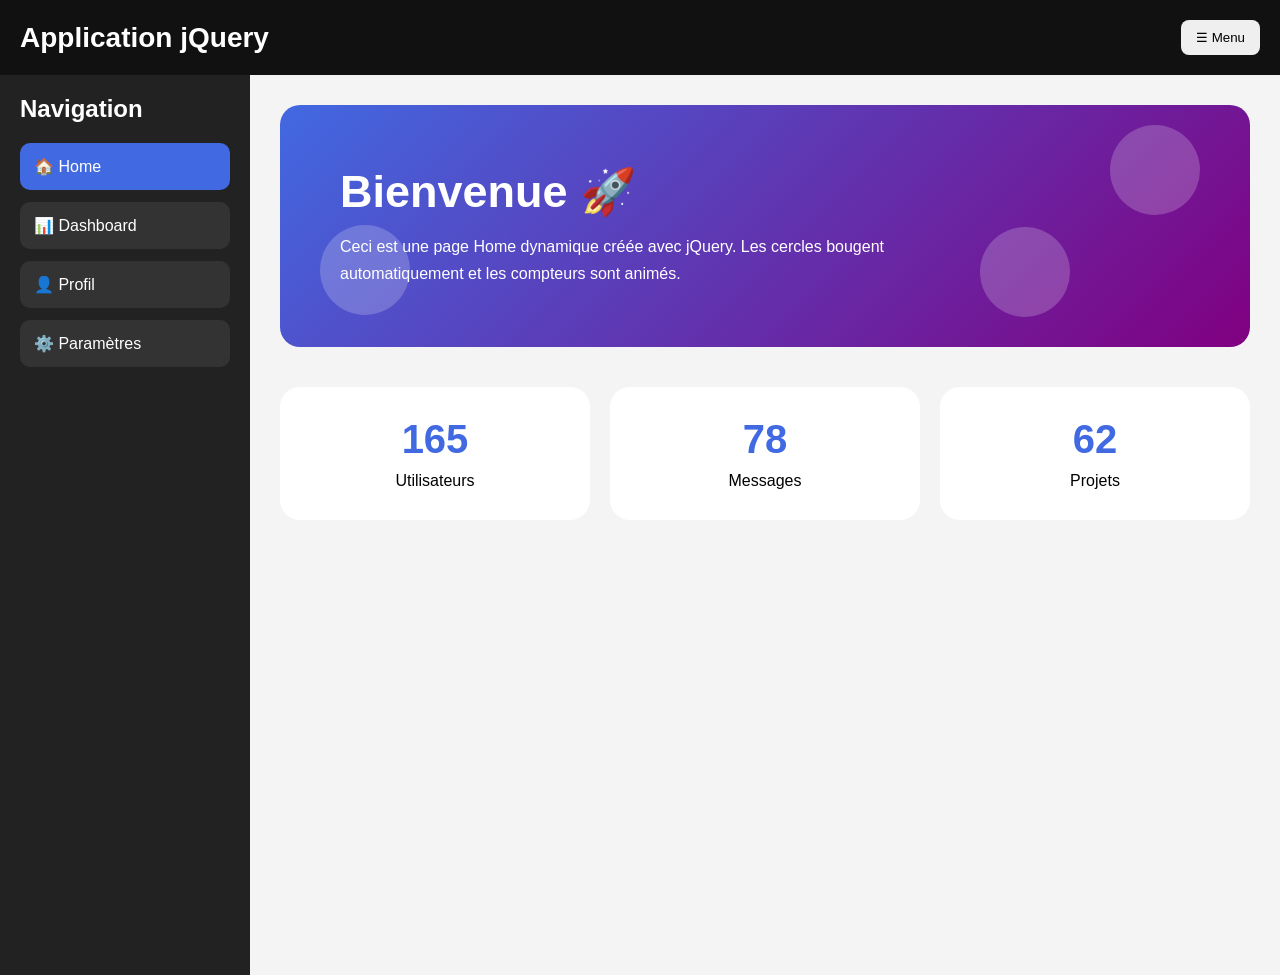
<file: Toufik-Robin/index.html>
<!doctype html>
<html lang="fr">
  <head>
    <meta charset="UTF-8" />
    <meta name="viewport" content="width=device-width, initial-scale=1.0" />
    <link rel="stylesheet" href="style.css" />
    <script src="https://ajax.googleapis.com/ajax/libs/jquery/3.7.1/jquery.min.js"></script>
    <title>Navbar + Home Dynamique</title>
  </head>
  <body>
    <header>
      <h1>Application jQuery</h1>

      <button id="toggleMenu">☰ Menu</button>
    </header>

    <div class="container">
      <!-- SIDEBAR -->

      <aside class="sidebar">
        <h2>Navigation</h2>

        <ul>
          <li class="navLink activeNav" data-page="homePage">🏠 Home</li>

          <li class="navLink" data-page="dashboardPage">📊 Dashboard</li>

          <li class="navLink" data-page="profilePage">👤 Profil</li>

          <li class="navLink" data-page="settingsPage">⚙️ Paramètres</li>
        </ul>
      </aside>

      <!-- MAIN -->

      <main>
        <!-- =========================
             HOME PAGE
        ========================= -->

        <section id="homePage" class="page activePage">
          <div class="hero">
            <div class="circle c1"></div>
            <div class="circle c2"></div>
            <div class="circle c3"></div>

            <h2>Bienvenue 🚀</h2>

            <p>
              Ceci est une page Home dynamique créée avec jQuery. Les cercles
              bougent automatiquement et les compteurs sont animés.
            </p>
          </div>

          <!-- STATS -->

          <div class="stats">
            <div class="statBox">
              <h3 class="counter" data-target="250">0</h3>

              <p>Utilisateurs</p>
            </div>

            <div class="statBox">
              <h3 class="counter" data-target="120">0</h3>

              <p>Messages</p>
            </div>

            <div class="statBox">
              <h3 class="counter" data-target="95">0</h3>

              <p>Projets</p>
            </div>
          </div>
        </section>

        <!-- =========================
             DASHBOARD
        ========================= -->

        <section id="dashboardPage" class="page">
          <div class="fakePage">
            <h2>Dashboard jQuery</h2>
            <br />

            <!-- Cartes -->
            <div class="cartes">
              <div class="carte">
                <h3>Carte 1</h3>
                <p>Animation jQuery</p>
              </div>
              <div class="carte">
                <h3>Carte 2</h3>
                <p>Manipulation DOM</p>
              </div>
              <div class="carte">
                <h3>Carte 3</h3>
                <p>Effets visuels</p>
              </div>
            </div>

            <!-- Contrôles -->
            <div class="controlesSection">
              <h3>Contrôles</h3>
              <div class="controlesButtons">
                <button id="btn-lancer" class="btnControl">
                  Lancer animation
                </button>
                <button id="btn-stop" class="btnControl">Stop animation</button>
                <button id="btn-masquer" class="btnControl">
                  Masquer galerie
                </button>
                <button id="btn-afficher" class="btnControl">
                  Afficher galerie
                </button>
              </div>
            </div>

            <!-- Galerie -->
            <div id="galerie" class="galerie">
              <div id="box1"></div>
              <div id="box2"></div>
              <div id="box3"></div>
              <div id="box4"></div>
            </div>

            <!-- Notification -->
            <div>
              <button id="btn-p" class="btnControl">
                Afficher notification
              </button>
              <p id="paragraphe">lorem50</p>
            </div>

            <!-- Manipulation attr() -->
            <div class="attrSection">
              <h3>Manipulation attr()</h3>
              <textarea id="champ" placeholder="Votre nom" rows="4"></textarea>
              <div class="attrButtons">
                <button id="btn-disable" class="btnControl">Disable</button>
                <button id="btn-enable" class="btnControl">Enable</button>
              </div>
            </div>
          </div>
        </section>

        <!-- =========================
             PROFILE
        ========================= -->

        <section id="profilePage" class="page">
          <div class="fakePage">
            <h2>Profil</h2>

            <br />

            <p>Contenu du profil.</p>
          </div>
        </section>

        <!-- =========================
             SETTINGS
        ========================= -->

        <section id="settingsPage" class="page">
          <div class="fakePage">
            <h2>Paramètres</h2>

            <br />

            <p>Contenu des paramètres.</p>
          </div>
        </section>
      </main>
    </div>

    <script src="script.js"></script>
  </body>
</html>
</file>
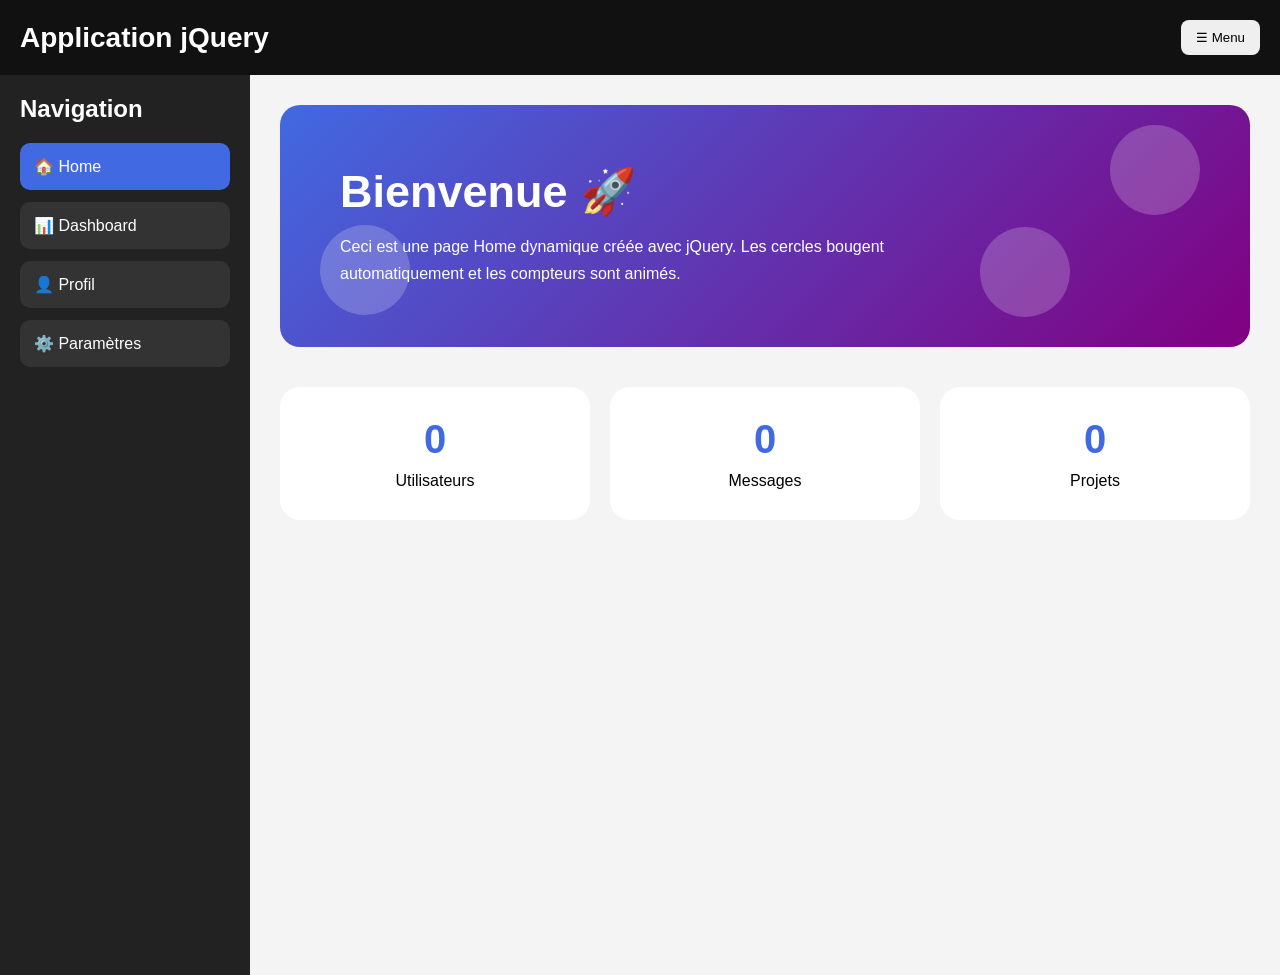
<file: Badr & Bryan/projet2.html>
<!DOCTYPE html>
<html lang="fr">

<head>
    <meta charset="UTF-8">
    <meta name="viewport" content="width=device-width, initial-scale=1.0">

    <title>Navbar + Home Dynamique</title>


    <style>
        /* =========================
   RESET
========================= */

        * {
            margin: 0;
            padding: 0;
            box-sizing: border-box;
        }

        body {
            font-family: Arial;
            background: #f4f4f4;
            overflow-x: hidden;
        }

        /* =========================
   HEADER
========================= */

        header {
            background: #111;
            color: white;
            padding: 20px;

            display: flex;
            justify-content: space-between;
            align-items: center;
        }

        header h1 {
            font-size: 28px;
        }

        /* =========================
   CONTAINER
========================= */

        .container {
            display: flex;
        }

        /* =========================
   SIDEBAR
========================= */

        .sidebar {
            width: 250px;
            min-height: 100vh;
            background: #222;
            color: white;
            padding: 20px;
        }

        .sidebar h2 {
            margin-bottom: 20px;
        }

        .sidebar ul {
            list-style: none;
        }

        .sidebar li {
            padding: 14px;
            background: #333;
            margin-bottom: 12px;
            border-radius: 10px;
            cursor: pointer;
            transition: 0.3s;
        }

        .sidebar li:hover {
            background: royalblue;
            transform: translateX(10px);
        }

        .activeNav {
            background: royalblue !important;
        }

        /* =========================
   MAIN
========================= */

        main {
            flex: 1;
            padding: 30px;
        }

        /* =========================
   PAGE
========================= */

        .page {
            display: none;
        }

        .activePage {
            display: block;
        }

        /* =========================
   HOME PAGE
========================= */

        .hero {
            background: linear-gradient(135deg, royalblue, purple);
            color: white;
            padding: 60px;
            border-radius: 20px;
            margin-bottom: 40px;
            position: relative;
            overflow: hidden;
        }

        .hero h2 {
            font-size: 45px;
            margin-bottom: 15px;
        }

        .hero p {
            width: 70%;
            line-height: 1.7;
        }

        /* =========================
   CIRCLES
========================= */

        .circle {
            width: 90px;
            height: 90px;
            border-radius: 50%;
            background: white;
            opacity: 0.2;
            position: absolute;
        }

        .c1 {
            top: 20px;
            right: 50px;
        }

        .c2 {
            bottom: 30px;
            right: 180px;
        }

        .c3 {
            top: 120px;
            left: 40px;
        }

        /* =========================
   STATS
========================= */

        .stats {
            display: flex;
            gap: 20px;
            flex-wrap: wrap;
        }

        .statBox {
            background: white;
            flex: 1;
            min-width: 220px;
            padding: 30px;
            border-radius: 20px;
            text-align: center;
        }

        .statBox h3 {
            font-size: 40px;
            color: royalblue;
            margin-bottom: 10px;
        }

        /* =========================
   AUTRES PAGES
========================= */

        .fakePage {
            background: white;
            padding: 40px;
            border-radius: 20px;
        }

        button {
            padding: 10px 15px;
            border: none;
            border-radius: 8px;
            cursor: pointer;
        }
    </style>

</head>

<body>

    <header>

        <h1>Application jQuery</h1>

        <button id="toggleMenu">
            ☰ Menu
        </button>

    </header>

    <div class="container">

        <!-- SIDEBAR -->

        <aside class="sidebar">

            <h2>Navigation</h2>

            <ul>

                <li class="navLink activeNav" data-page="homePage">

                    🏠 Home

                </li>

                <li class="navLink" data-page="dashboardPage">

                    📊 Dashboard

                </li>

                <li class="navLink" data-page="profilePage">

                    👤 Profil

                </li>

                <li class="navLink" data-page="settingsPage">

                    ⚙️ Paramètres

                </li>

            </ul>

        </aside>


        <!-- MAIN -->

        <main>

            <!-- =========================
             HOME PAGE
        ========================= -->

            <section id="homePage" class="page activePage">

                <div class="hero">

                    <div class="circle c1"></div>
                    <div class="circle c2"></div>
                    <div class="circle c3"></div>

                    <h2>Bienvenue 🚀</h2>

                    <p>

                        Ceci est une page Home dynamique
                        créée avec jQuery.

                        Les cercles bougent automatiquement
                        et les compteurs sont animés.

                    </p>

                </div>


                <!-- STATS -->

                <div class="stats">

                    <div class="statBox">

                        <h3 class="counter" data-target="250">

                            0

                        </h3>

                        <p>Utilisateurs</p>

                    </div>


                    <div class="statBox">

                        <h3 class="counter" data-target="120">

                            0

                        </h3>

                        <p>Messages</p>

                    </div>


                    <div class="statBox">

                        <h3 class="counter" data-target="95">

                            0

                        </h3>

                        <p>Projets</p>

                    </div>

                </div>

            </section>


            <!-- =========================
             DASHBOARD
        ========================= -->

            <section id="dashboardPage" class="page">

                <div class="fakePage">

                    <h2>Dashboard</h2>

                    <br>

                    <p>
                        Contenu du dashboard.
                    </p>

                </div>

            </section>


            <!-- =========================
             PROFILE
        ========================= -->

            <section id="profilePage" class="page">

                <div class="fakePage">

                    <h2>Profil</h2>

                    <br>

                    <p>
                        Contenu du profil.
                    </p>

                </div>

            </section>


            <!-- =========================
             SETTINGS
        ========================= -->

            <section id="settingsPage" class="page">

                <div class="fakePage">

                    <h2>Paramètres</h2>

                    <br>

                    <p>
                        Contenu des paramètres.
                    </p>

                </div>

            </section>

        </main>

    </div>


    <script>

        /* =========================
           NAVBAR CLIQUABLE
        ========================= */

        $(".navLink").click(function () {

            /*
                Active le lien
            */

            $(".navLink")
                .removeClass("activeNav");

            $(this)
                .addClass("ativeNav");


            /*
                Récupère la page
            */

            let page = $(this).data("page");


            /*
                Cache toutes les pages
            */

            $("page")
                .removeClass("activePage")
                .hide();


            /*
                Affiche la page cliquée
            */

            $("#" + page)

                .fadeIn(500)

                .addClass("activePage");

        });


        /* =========================
           TOGGLE MENU
        ========================= */

        $("#toggleMenu").click(function () {

            $(".sidebar").animate({

                width: "toggle"

            }, 500);

        });


        /* =========================
           COUNTERS ANIMÉS
        ========================= */

        $(".counter").each(function () {

            let target = $(this).data("target");

            let counter = $(this);

            $({ countNum: 0 })

                .animate({

                    countNum: target

                },

                    {

                        duration: 2000,

                        easing: "swing",

                        step: function () {

                            counter.text(
                                Math.floor(this.countNum)
                            );

                        },

                        complete: function () {

                            counter.text(this.countNum);

                        }

                    });

        });


        /* =========================
           HOME DYNAMIQUE
        ========================= */

        setInterval(function () {

            $(".")

                .animate({
                    top: ""
                }, 1000)

                .animate({
                    top: ""
                }, 1000);


            $(".c2")

                .animate({
                    right: ""
                }, 1000)

                .animate({
                    right: ""
                }, 1000);


            $(".c3")

                .animate({
                    left: ""
                }, 1000)

                .animate({
                    left: ""
                }, 1000);

        }, 2000);

    </script>

</body>

</html>
</file>
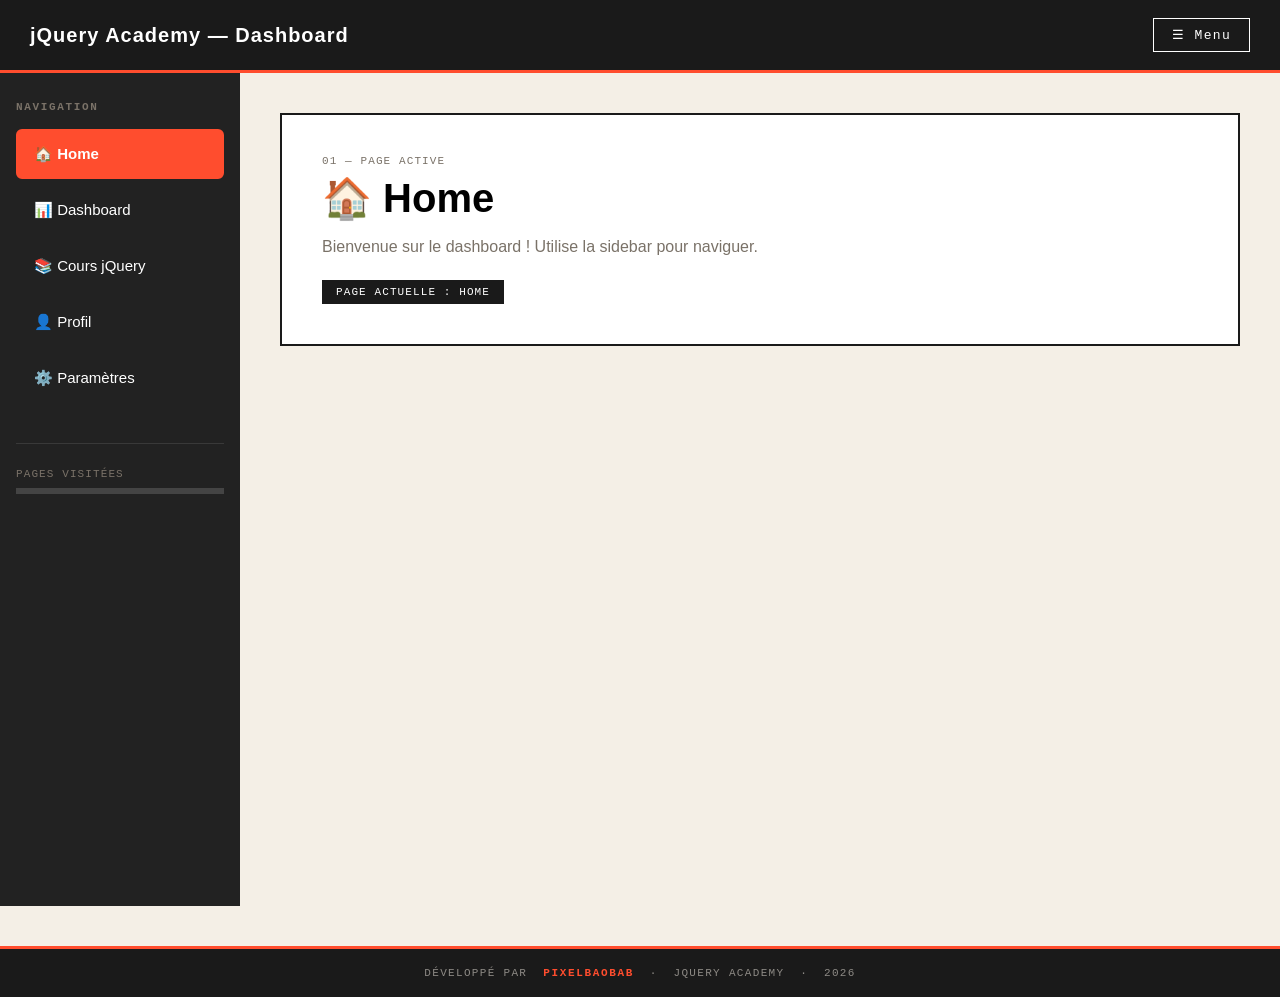
<file: Laetitia & meidhy/bloc2-starter.html>
<!DOCTYPE html>
<html lang="fr">
<head>
<meta charset="UTF-8">
<meta name="viewport" content="width=device-width, initial-scale=1.0">
<title>BLOC 2 — Navbar & Navigation jQuery</title>

<script src="https://code.jquery.com/jquery-3.7.1.min.js"></script>

<style>
/* ============================================================
   BASE — fourni, ne pas modifier
============================================================ */
* { margin:0; padding:0; box-sizing:border-box; }
body { font-family: Arial, sans-serif; background: #f4efe6; }

/* Header */
.app-header {
    background: #1a1a1a;
    color: white;
    padding: 18px 30px;
    display: flex;
    justify-content: space-between;
    align-items: center;
    border-bottom: 3px solid #ff4d2e;
}
.app-header h1 { font-size: 20px; letter-spacing: 0.05em; }

.menu-btn {
    padding: 8px 18px;
    background: transparent;
    border: 1px solid white;
    color: white;
    font-family: monospace;
    font-size: 13px;
    letter-spacing: 0.1em;
    cursor: pointer;
    transition: background 0.2s;
}
.menu-btn:hover { background: #ff4d2e; border-color: #ff4d2e; }

/* Layout */
.container { display: flex; min-height: calc(100vh - 67px); }

/* Sidebar */
.sidebar {
    width: 240px;
    background: #222;
    color: white;
    padding: 28px 16px;
    flex-shrink: 0;
}
.sidebar h3 {
    font-family: monospace;
    font-size: 11px;
    text-transform: uppercase;
    letter-spacing: 0.15em;
    color: #7a7268;
    margin-bottom: 16px;
}
.sidebar ul { list-style: none; }

.navLink {
    padding: 14px 16px;
    margin-bottom: 6px;
    cursor: pointer;
    border-radius: 6px;
    font-size: 15px;
    display: flex;
    align-items: center;
    gap: 12px;
    border: 2px solid transparent;
    transition: all 0.25s;
}
.navLink:hover { background: #333; transform: translateX(4px); }
.navLink.activeNav { background: #ff4d2e; border-color: #ff4d2e; font-weight: bold; }

/* Barre de progression sidebar */
.progress-section {
    margin-top: 40px;
    padding-top: 24px;
    border-top: 1px solid rgba(255,255,255,0.1);
}
.progress-section .label {
    font-family: monospace;
    font-size: 11px;
    color: #7a7268;
    text-transform: uppercase;
    letter-spacing: 0.1em;
    margin-bottom: 8px;
}
.progress-track {
    height: 6px;
    background: #444;
}
.progress-fill {
    height: 100%;
    background: #ff4d2e;
    width: 0%;
    transition: width 0.5s;
}

/* Main */
main { flex: 1; padding: 40px; }

/* Pages */
.page { display: none; }
.activePage { display: block; }

.page-content {
    background: white;
    border: 2px solid #1a1a1a;
    padding: 40px;
}
.page-content h2 { font-size: 40px; margin-bottom: 8px; }
.page-content .num {
    font-family: monospace;
    font-size: 11px;
    color: #7a7268;
    text-transform: uppercase;
    letter-spacing: 0.1em;
    margin-bottom: 8px;
}
.page-content p { color: #7a7268; margin-top: 12px; line-height: 1.6; }

/* Badge page active */
.badge {
    display: inline-block;
    margin-top: 20px;
    padding: 6px 14px;
    background: #1a1a1a;
    color: white;
    font-family: monospace;
    font-size: 11px;
    text-transform: uppercase;
    letter-spacing: 0.1em;
}

/* Notification toast */
#toast {
    position: fixed;
    bottom: 30px;
    right: 30px;
    background: #1a1a1a;
    color: white;
    padding: 14px 20px;
    font-family: monospace;
    font-size: 13px;
    border-left: 4px solid #ff4d2e;
    display: none;
    z-index: 999;
}
</style>
</head>
<body>

<!-- ============================================================
     HEADER
============================================================ -->
<header class="app-header">
    <h1>jQuery Academy — Dashboard</h1>
    <button class="menu-btn" id="toggleMenu">☰ Menu</button>
</header>


<div class="container">

    <!-- ============================================================
         SIDEBAR
    ============================================================ -->
    <aside class="sidebar" id="sidebar">

        <h3>Navigation</h3>

        <ul>
            <!-- data-page relie chaque lien à une section -->
            <li class="navLink activeNav" data-page="homePage">
                🏠 Home
            </li>
            <li class="navLink" data-page="dashboardPage">
                📊 Dashboard
            </li>
            <li class="navLink" data-page="coursePage">
                📚 Cours jQuery
            </li>
            <li class="navLink" data-page="profilePage">
                👤 Profil
            </li>
            <li class="navLink" data-page="settingsPage">
                ⚙️ Paramètres
            </li>
        </ul>

        <!-- Barre de progression (bonus) -->
        <div class="progress-section">
            <div class="label">Pages visitées</div>
            <div class="progress-track">
                <div class="progress-fill" id="progressFill"></div>
            </div>
        </div>

    </aside>


    <!-- ============================================================
         CONTENU PRINCIPAL
    ============================================================ -->
    <main>

        <!-- Home -->
        <section id="homePage" class="page activePage">
            <div class="page-content">
                <div class="num">01 — Page active</div>
                <h2>🏠 Home</h2>
                <p>Bienvenue sur le dashboard ! Utilise la sidebar pour naviguer.</p>
                <div class="badge">Page actuelle : Home</div>
            </div>
        </section>

        <!-- Dashboard -->
        <section id="dashboardPage" class="page">
            <div class="page-content">
                <div class="num">02 — Page active</div>
                <h2>📊 Dashboard</h2>
                <p>Contenu du tableau de bord.</p>
                <div class="badge">Page actuelle : Dashboard</div>
            </div>
        </section>

        <!-- Cours -->
        <section id="coursePage" class="page">
            <div class="page-content">
                <div class="num">03 — Page active</div>
                <h2>📚 Cours jQuery</h2>
                <p>Le cours interactif jQuery.</p>
                <div class="badge">Page actuelle : Cours jQuery</div>
            </div>
        </section>

        <!-- Profil -->
        <section id="profilePage" class="page">
            <div class="page-content">
                <div class="num">04 — Page active</div>
                <h2>👤 Profil</h2>
                <p>Informations du compte.</p>
                <div class="badge">Page actuelle : Profil</div>
            </div>
        </section>

        <!-- Paramètres -->
        <section id="settingsPage" class="page">
            <div class="page-content">
                <div class="num">05 — Page active</div>
                <h2>⚙️ Paramètres</h2>
                <p>Configuration de l'application.</p>
                <div class="badge">Page actuelle : Paramètres</div>
            </div>
        </section>

    </main>

</div>

<!-- Toast notification -->
<div id="toast"></div>


<script>
/* ============================================================
   SUIVI des pages visitées (utilisé pour la barre de progression)
============================================================ */
const visitedPages = new Set(["homePage"]); // Home visitée par défaut


/* ============================================================
   TODO 1 — Navigation par clic sur .navLink
   ─────────────────────────────────────────
   Quand on clique sur un lien de la sidebar :

   ÉTAPE A — Gérer l'état actif du lien cliqué
     → Retirer "activeNav" de tous les .navLink
     → Ajouter "activeNav" sur $(this)

   ÉTAPE B — Récupérer l'ID de la page à afficher
     → Utiliser $(this).data("page") pour lire data-page="..."

   ÉTAPE C — Cacher toutes les sections .page
     → Utiliser .hide() (ou .removeClass("activePage"))

   ÉTAPE D — Afficher la bonne section
     → Sélectionner avec $("#" + page)
     → Utiliser .fadeIn(400) pour l'animation
     → Ajouter la classe "activePage"

   ÉTAPE E — Afficher un toast de notification
     → Mettre le nom de la page dans #toast
     → .show() puis .delay(1800).fadeOut(400)

   BONUS — Mettre à jour la barre de progression
     → Ajouter l'ID de la page dans visitedPages (Set)
     → Calculer le % : visitedPages.size / 5 * 100
     → Animer #progressFill avec .animate({width: pct+"%"}, 400)
============================================================ */

$(".navLink").on("click", function() {

    // Ton code ici ↓
    $(".navLink").removeClass("activeNav");
        $(this).addClass("activeNav");

        const page = $(this).data("page");

        $(".page").hide().removeClass("activePage");

        $("#" + page).fadeIn(400).addClass("activePage");

        const label = $(this).text().trim();
        $("#toast").text("Navigation → " + label).show().delay(1800).fadeOut(400);

        visitedPages.add(page);
        const pct = visitedPages.size / 5 * 100;
        $("#progressFill").animate({ width: pct + "%" }, 400);
});


/* ============================================================
   TODO 2 — Bouton ☰ Menu : afficher/cacher la sidebar
   ─────────────────────────────────────────────────────
   Au clic sur #toggleMenu :
     → Utiliser .animate({ width: "toggle" }, 400) sur #sidebar
     Ou alternativement :
     → Tester si la sidebar est visible avec .is(":visible")
     → Si visible → .slideUp() / si cachée → .slideDown()
     (Note : avec display:flex sur .container, préférer
      animate width ou toggleClass avec overflow:hidden)
============================================================ */

$("#toggleMenu").on("click", function() {

    // Ton code ici ↓
    $("#sidebar").animate({ width: "toggle" }, 400);
});

</script>

<!-- ============================================================
     FOOTER PIXELBAOBAB
============================================================ -->
<footer style="
    margin-top: 40px;
    padding: 18px 30px;
    background: #1a1a1a;
    color: rgba(255,250,240,0.5);
    text-align: center;
    font-family: monospace;
    font-size: 11px;
    letter-spacing: 0.12em;
    text-transform: uppercase;
    border-top: 3px solid #ff4d2e;
">
    D&#233;velopp&#233; par&nbsp;
    <a href="https://www.pixelbaobab.com"
       target="_blank"
       rel="noopener"
       style="
           color: #ff4d2e;
           text-decoration: none;
           font-weight: bold;
           letter-spacing: 0.15em;
           transition: opacity 0.2s;
       "
       onmouseover="this.style.opacity='0.7'"
       onmouseout="this.style.opacity='1'"
    >PixelBaobab</a>
    &nbsp;&middot;&nbsp; jQuery Academy &nbsp;&middot;&nbsp; 2026
</footer>

</body>
</html>
</file>
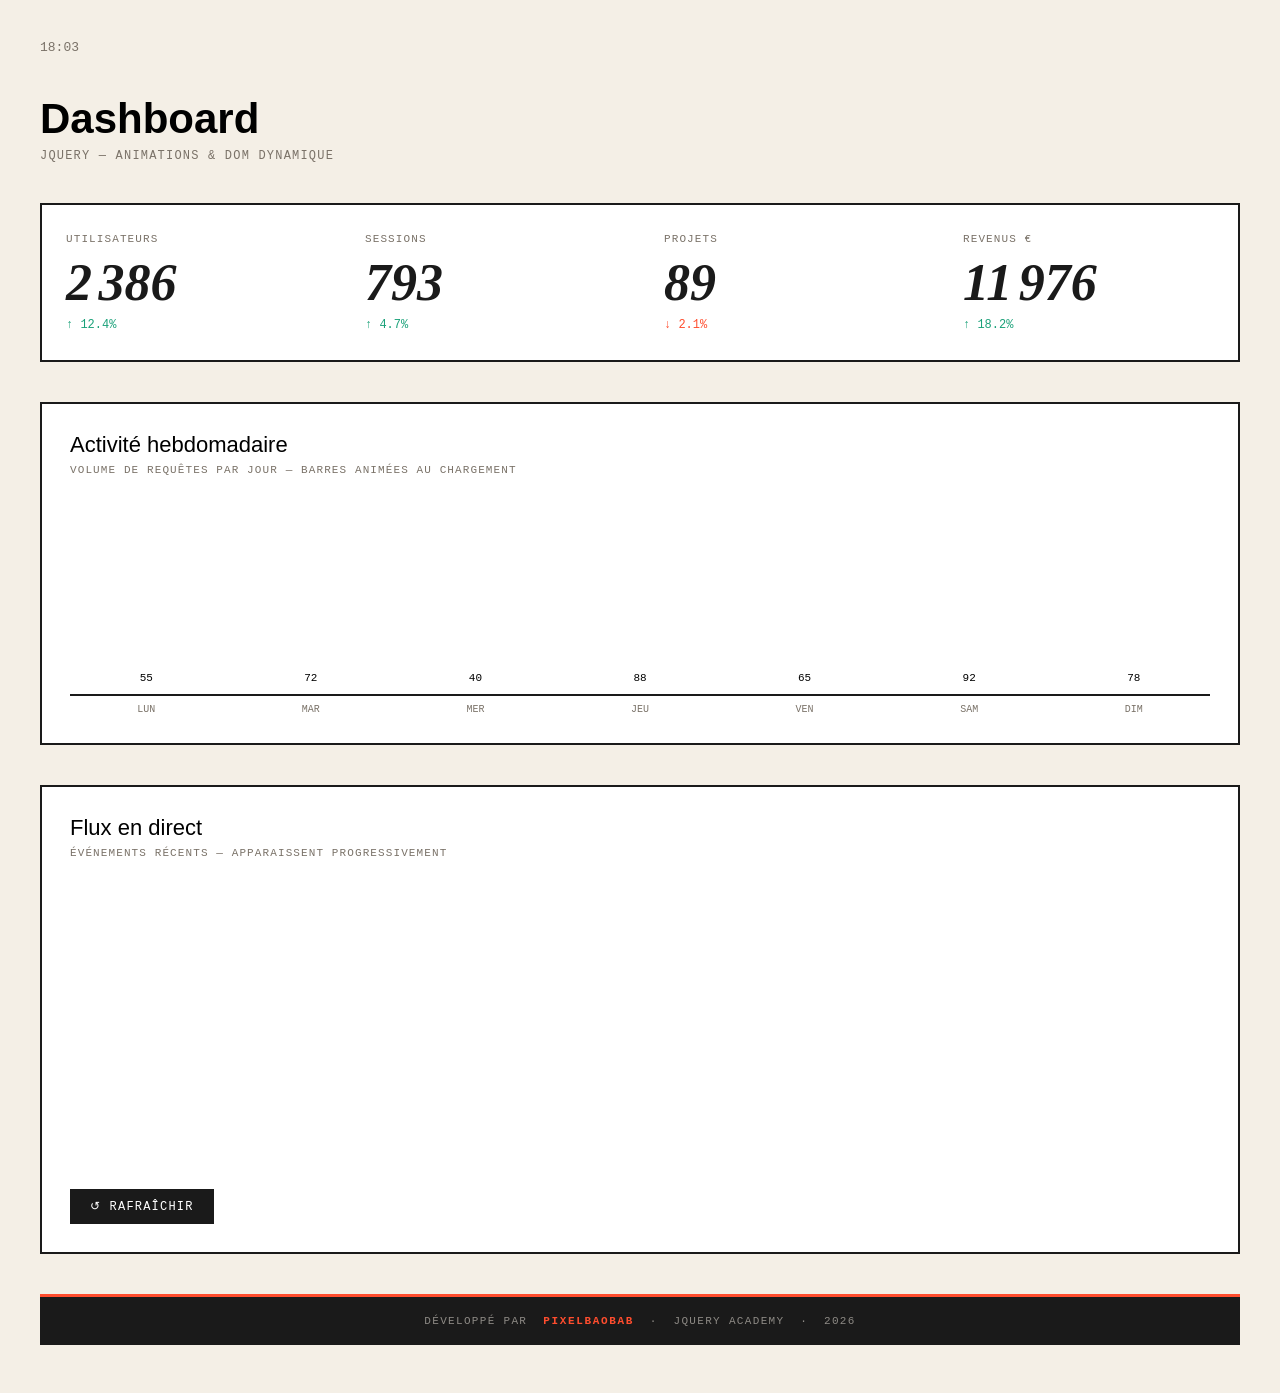
<file: Laetitia & meidhy/bloc3-starter copy.html>
<!DOCTYPE html>
<html lang="fr">
<head>
<meta charset="UTF-8">
<meta name="viewport" content="width=device-width, initial-scale=1.0">
<title>BLOC 3 — Dashboard Animé jQuery</title>

<script src="https://code.jquery.com/jquery-3.7.1.min.js"></script>

<style>
/* ============================================================
   BASE — fourni, ne pas modifier
============================================================ */
* { margin:0; padding:0; box-sizing:border-box; }
body { font-family: Arial, sans-serif; background: #f4efe6; padding: 40px; }

h1 {
    font-size: 42px;
    margin-bottom: 6px;
}
.sub {
    font-family: monospace;
    font-size: 12px;
    color: #7a7268;
    text-transform: uppercase;
    letter-spacing: 0.1em;
    margin-bottom: 40px;
}

/* Grille de stats */
.stats {
    display: grid;
    grid-template-columns: repeat(4, 1fr);
    gap: 0;
    border: 2px solid #1a1a1a;
    margin-bottom: 40px;
    background: #1a1a1a;
}
.statBox {
    background: white;
    padding: 28px 24px;
}
.statBox .label {
    font-family: monospace;
    font-size: 11px;
    text-transform: uppercase;
    letter-spacing: 0.1em;
    color: #7a7268;
}
.statBox .num {
    font-size: 52px;
    font-weight: 800;
    font-style: italic;
    margin: 8px 0 6px;
    color: #1a1a1a;
    font-family: Georgia, serif;
}
.statBox .delta {
    font-family: monospace;
    font-size: 12px;
}
.delta.up   { color: #1aa179; }
.delta.down { color: #ff4d2e; }

/* Section graphique en barres */
.section-title {
    font-size: 22px;
    margin-bottom: 6px;
}
.section-sub {
    font-family: monospace;
    font-size: 11px;
    color: #7a7268;
    text-transform: uppercase;
    letter-spacing: 0.1em;
    margin-bottom: 20px;
}

.bar-chart-wrap {
    background: white;
    border: 2px solid #1a1a1a;
    padding: 28px;
    margin-bottom: 40px;
}
.bars {
    display: flex;
    align-items: flex-end;
    gap: 12px;
    height: 200px;
    border-bottom: 2px solid #1a1a1a;
    padding-top: 20px;
}
.bar {
    flex: 1;
    background: #1a1a1a;
    position: relative;
    cursor: pointer;
    transition: opacity 0.2s;
    /* IMPORTANT : la hauteur sera mise à 0% puis animée par jQuery */
    height: 0%;
}
.bar:nth-child(even)     { background: #ff4d2e; }
.bar:hover               { opacity: 0.7; }
.bar .val {
    position: absolute;
    top: -22px; left: 50%;
    transform: translateX(-50%);
    font-family: monospace;
    font-size: 11px;
}
.bars-labels {
    display: flex;
    gap: 12px;
    margin-top: 8px;
}
.bars-labels span {
    flex: 1;
    text-align: center;
    font-family: monospace;
    font-size: 10px;
    color: #7a7268;
}

/* Flux en direct */
.feed-wrap {
    background: white;
    border: 2px solid #1a1a1a;
    padding: 28px;
    margin-bottom: 40px;
}
.feed-item {
    display: flex;
    gap: 14px;
    padding: 14px 0;
    border-bottom: 1px dashed rgba(26,26,26,0.2);
    font-size: 14px;
    /* Sera animé au chargement */
    opacity: 0;
}
.feed-item:last-child { border: none; }
.feed-item .dot {
    width: 10px; height: 10px; border-radius: 50%;
    background: #2d5fff;
    margin-top: 5px;
    flex-shrink: 0;
}
.feed-item .when {
    display: block;
    font-family: monospace;
    font-size: 11px;
    color: #7a7268;
    margin-top: 2px;
}

/* Bouton refresh */
.refresh-btn {
    padding: 10px 20px;
    background: #1a1a1a;
    color: white;
    border: none;
    font-family: monospace;
    font-size: 12px;
    text-transform: uppercase;
    letter-spacing: 0.1em;
    cursor: pointer;
    margin-top: 16px;
    transition: background 0.2s;
}
.refresh-btn:hover { background: #ff4d2e; }
.refresh-btn.spinning { animation: spin 0.6s linear; }
@keyframes spin {
    from { transform: rotate(0deg); }
    to   { transform: rotate(360deg); }
}

/* Horloge */
#clock {
    font-family: monospace;
    font-size: 13px;
    color: #7a7268;
    margin-bottom: 40px;
}
</style>
</head>
<body>

<div id="clock">⏱ Dernière mise à jour : --:--</div>

<h1>Dashboard</h1>
<div class="sub">jQuery — Animations & DOM dynamique</div>


<!-- ============================================================
     SECTION 1 : COMPTEURS ANIMÉS
============================================================ -->
<div class="stats">

    <div class="statBox">
        <div class="label">Utilisateurs</div>
        <!-- data-target = la valeur cible du compteur -->
        <div class="num counter" data-target="2540">0</div>
        <div class="delta up">↑ 12.4%</div>
    </div>

    <div class="statBox">
        <div class="label">Sessions</div>
        <div class="num counter" data-target="847">0</div>
        <div class="delta up">↑ 4.7%</div>
    </div>

    <div class="statBox">
        <div class="label">Projets</div>
        <div class="num counter" data-target="95">0</div>
        <div class="delta down">↓ 2.1%</div>
    </div>

    <div class="statBox">
        <div class="label">Revenus €</div>
        <div class="num counter" data-target="12780">0</div>
        <div class="delta up">↑ 18.2%</div>
    </div>

</div>


<!-- ============================================================
     SECTION 2 : GRAPHIQUE EN BARRES
============================================================ -->
<div class="bar-chart-wrap">

    <div class="section-title">Activité hebdomadaire</div>
    <div class="section-sub">Volume de requêtes par jour — barres animées au chargement</div>

    <div class="bars" id="barChart">
        <!-- data-h = hauteur en % de chaque barre -->
        <div class="bar" data-h="55"><span class="val">55</span></div>
        <div class="bar" data-h="72"><span class="val">72</span></div>
        <div class="bar" data-h="40"><span class="val">40</span></div>
        <div class="bar" data-h="88"><span class="val">88</span></div>
        <div class="bar" data-h="65"><span class="val">65</span></div>
        <div class="bar" data-h="92"><span class="val">92</span></div>
        <div class="bar" data-h="78"><span class="val">78</span></div>
    </div>

    <div class="bars-labels">
        <span>LUN</span><span>MAR</span><span>MER</span>
        <span>JEU</span><span>VEN</span><span>SAM</span><span>DIM</span>
    </div>

</div>


<!-- ============================================================
     SECTION 3 : FLUX D'ACTIVITÉ (apparition échelonnée)
============================================================ -->
<div class="feed-wrap">

    <div class="section-title">Flux en direct</div>
    <div class="section-sub">Événements récents — apparaissent progressivement</div>

    <div id="liveFeed">

        <div class="feed-item">
            <div class="dot"></div>
            <div>Nouvel utilisateur inscrit <span class="when">il y a 2 min</span></div>
        </div>

        <div class="feed-item">
            <div class="dot"></div>
            <div>Mise à jour du cours jQuery <span class="when">il y a 8 min</span></div>
        </div>

        <div class="feed-item">
            <div class="dot"></div>
            <div>Quiz complété par 5 étudiants <span class="when">il y a 14 min</span></div>
        </div>

        <div class="feed-item">
            <div class="dot"></div>
            <div>Démo "chaining" vue 23 fois <span class="when">il y a 32 min</span></div>
        </div>

        <div class="feed-item">
            <div class="dot"></div>
            <div>Nouveau projet soumis <span class="when">il y a 1h</span></div>
        </div>

    </div>

    <button class="refresh-btn" id="refreshFeed">↺ Rafraîchir</button>

</div>


<script>
/* ============================================================
   TODO 1 — Horloge : afficher l'heure actuelle dans #clock
   ──────────────────────────────────────────────────────────
   - Créer une fonction updateClock() qui :
       → Crée un new Date()
       → Formate l'heure avec .toLocaleTimeString("fr-FR", { hour:"2-digit", minute:"2-digit" })
       → Met à jour le texte de #clock avec .text()
   - Appeler updateClock() une première fois immédiatement
   - Utiliser setInterval() pour rappeler toutes les 60 000ms
============================================================ */

// Ton code ici ↓
function updateClock() {
    const heure = new Date().toLocaleTimeString("fr-FR", { hour: "2-digit", minute: "2-digit" });
    $("#clock").text(heure);
}

updateClock();
setInterval(updateClock, 60000);


/* ============================================================
   TODO 2 — Compteurs animés avec $().animate()
   ─────────────────────────────────────────────
   - Utiliser .each() pour boucler sur tous les .counter
   - Pour chaque compteur :
       → Lire la valeur cible avec $(this).data("target")
       → Stocker $(this) dans une variable (ex: let $el = $(this))
       → Utiliser cette technique jQuery :
           $({ n: 0 }).animate({ n: target }, {
               duration: 1500,
               easing: "swing",
               step: function() {
                   $el.text( Math.floor(this.n).toLocaleString("fr-FR") );
               },
               complete: function() {
                   $el.text( target.toLocaleString("fr-FR") );
               }
           });
   Pourquoi $({ n: 0 }) ? jQuery ne peut animer que des propriétés CSS.
   En encapsulant dans un objet, on anime une propriété numérique custom !
============================================================ */

$(".counter").each(function() {
    const target = $(this).data("target");
    const $el = $(this);

// Ton code ici ↓

    $({ n: 0 }).animate({ n: target }, {
        duration: 1500,
        easing: "swing",
        step: function() {
            $el.text(Math.floor(this.n).toLocaleString("fr-FR"));
        },
        complete: function() {
            $el.text(target.toLocaleString("fr-FR"));
        }
    });
});



/* ============================================================
   TODO 3 — Graphique en barres animé au chargement
   ─────────────────────────────────────────────────
   - Utiliser .each() sur #barChart .bar
   - Pour chaque barre :
       → Lire la hauteur cible avec $(this).data("h")
       → Utiliser .delay(i * 100) pour échelonner l'apparition
       → Puis .animate({ height: h + "%" }, 700)
   Note : i est le 2e paramètre de la fonction .each()
   ex: $(".bar").each(function(i) { ... })
============================================================ */

$("#barChart .bar").each(function(i) {

    // Ton code ici ↓

});


/* ============================================================
   TODO 4 — Flux d'activité : apparition progressive
   ──────────────────────────────────────────────────
   - Utiliser .each() sur les .feed-item
   - Pour chaque item (index i) :
       → Utiliser .delay(i * 200) pour décaler l'animation
       → Puis .animate({ opacity: 1 }, 400)
       → BONUS : animer aussi un léger translateX avec le paramètre "step"
           step: function(now) {
               $(this).css("transform", "translateX(" + ((1-now)*-12) + "px)");
           }
============================================================ */

function animateFeed() {
    $(".feed-item").css({ opacity: 0 }); // reset

    $(".feed-item").each(function(i) {

        // Ton code ici ↓

    });
}

animateFeed(); // appel initial


/* ============================================================
   TODO 5 — Bouton "Rafraîchir" le flux
   ─────────────────────────────────────
   Au clic sur #refreshFeed :
     → Ajouter la classe "spinning" sur $(this) pour l'animation
     → Retirer la classe après 600ms avec setTimeout
     → Rappeler animateFeed() après 300ms
============================================================ */

$("#refreshFeed").on("click", function() {

    // Ton code ici ↓

});

</script>

<!-- ============================================================
     FOOTER PIXELBAOBAB
============================================================ -->
<footer style="
    margin-top: 40px;
    padding: 18px 30px;
    background: #1a1a1a;
    color: rgba(255,250,240,0.5);
    text-align: center;
    font-family: monospace;
    font-size: 11px;
    letter-spacing: 0.12em;
    text-transform: uppercase;
    border-top: 3px solid #ff4d2e;
">
    D&#233;velopp&#233; par&nbsp;
    <a href="https://www.pixelbaobab.com"
       target="_blank"
       rel="noopener"
       style="
           color: #ff4d2e;
           text-decoration: none;
           font-weight: bold;
           letter-spacing: 0.15em;
           transition: opacity 0.2s;
       "
       onmouseover="this.style.opacity='0.7'"
       onmouseout="this.style.opacity='1'"
    >PixelBaobab</a>
    &nbsp;&middot;&nbsp; jQuery Academy &nbsp;&middot;&nbsp; 2026
</footer>

</body>
</html>
</file>
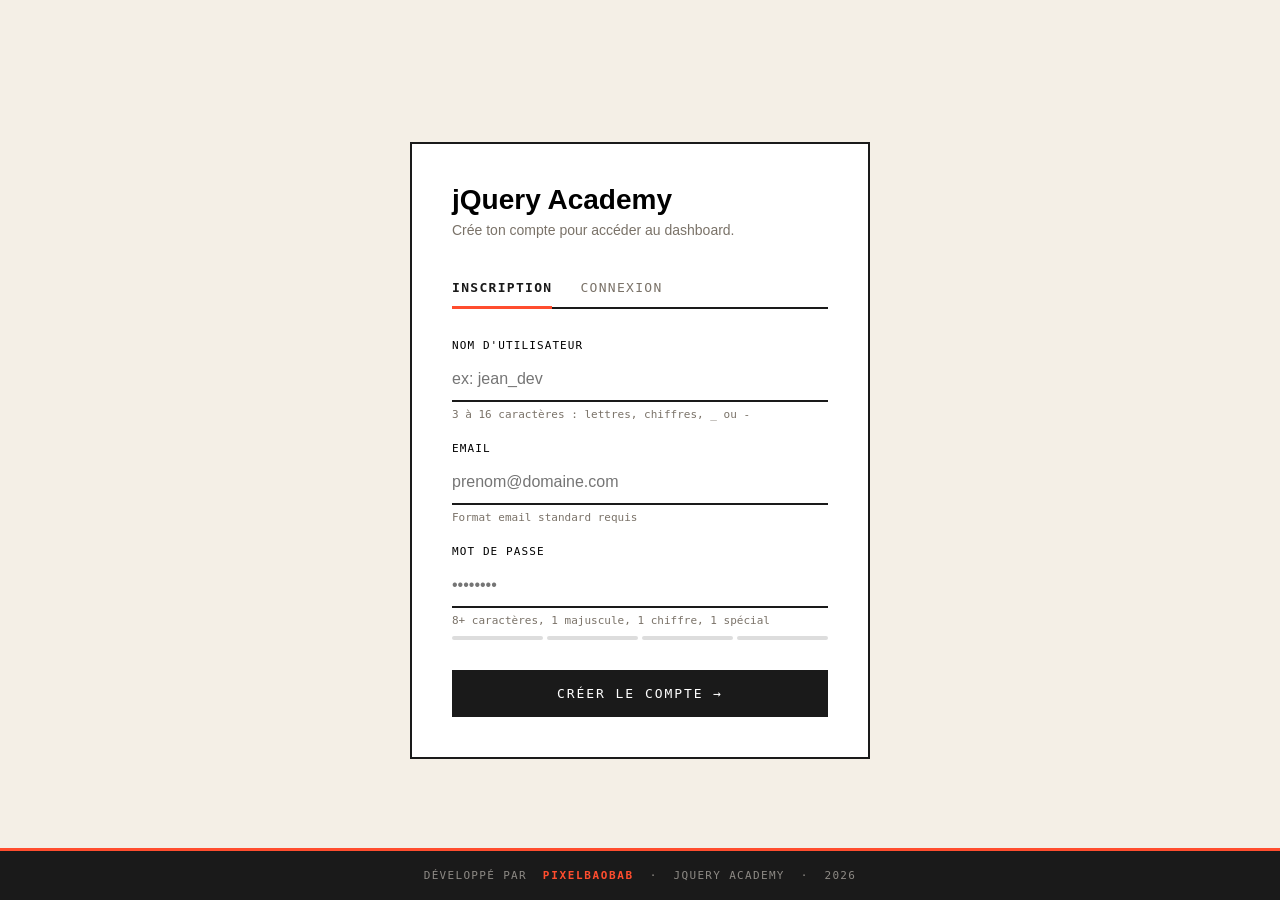
<file: projet/bloc1-starter.html>
<!DOCTYPE html>
<html lang="fr">

<head>
    <meta charset="UTF-8">
    <meta name="viewport" content="width=device-width, initial-scale=1.0">
    <title>BLOC 1 — Authentification & Regex</title>

    <script src="https://code.jquery.com/jquery-3.7.1.min.js"></script>

    <style>
        /* ============================================================
   BASE — fourni, ne pas modifier
============================================================ */
        * {
            margin: 0;
            padding: 0;
            box-sizing: border-box;
        }

        body {
            font-family: Arial, sans-serif;
            background: #f4efe6;
            min-height: 100vh;
            display: flex;
            align-items: center;
            justify-content: center;
        }

        .auth-box {
            background: white;
            border: 2px solid #1a1a1a;
            padding: 40px;
            width: 460px;
        }

        .auth-box h1 {
            font-size: 28px;
            margin-bottom: 6px;
        }

        .auth-box .sub {
            color: #7a7268;
            font-size: 14px;
            margin-bottom: 30px;
        }

        /* Tabs */
        .tabs {
            display: flex;
            gap: 0;
            margin-bottom: 30px;
            border-bottom: 2px solid #1a1a1a;
        }

        .tab {
            padding: 12px 0;
            margin-right: 28px;
            font-family: monospace;
            font-size: 13px;
            text-transform: uppercase;
            letter-spacing: 0.1em;
            cursor: pointer;
            background: none;
            border: none;
            color: #7a7268;
            position: relative;
        }

        .tab.active {
            color: #1a1a1a;
            font-weight: bold;
        }

        .tab.active::after {
            content: "";
            position: absolute;
            bottom: -2px;
            left: 0;
            right: 0;
            height: 3px;
            background: #ff4d2e;
        }

        /* Champs */
        .field {
            margin-bottom: 20px;
        }

        .field label {
            display: block;
            font-family: monospace;
            font-size: 11px;
            text-transform: uppercase;
            letter-spacing: 0.1em;
            margin-bottom: 6px;
        }

        .field input {
            width: 100%;
            padding: 12px 0;
            border: none;
            border-bottom: 2px solid #1a1a1a;
            background: transparent;
            font-size: 16px;
            outline: none;
            transition: border-color 0.2s;
        }

        .field input:focus {
            border-bottom-color: #2d5fff;
        }

        .field .hint {
            margin-top: 6px;
            font-family: monospace;
            font-size: 11px;
            color: #7a7268;
            min-height: 14px;
        }

        /* États de validation */
        .field.error input {
            border-bottom-color: #ff4d2e;
        }

        .field.error .hint {
            color: #ff4d2e;
            font-weight: bold;
        }

        .field.ok input {
            border-bottom-color: #1aa179;
        }

        .field.ok .hint {
            color: #1aa179;
            font-weight: bold;
        }

        .field.ok .hint::before {
            content: "✓ ";
        }

        /* Jauge mot de passe */
        .strength {
            display: flex;
            gap: 4px;
            margin-top: 8px;
        }

        .strength span {
            flex: 1;
            height: 4px;
            background: #ddd;
            border-radius: 2px;
            transition: background 0.3s;
        }

        .strength span.faible {
            background: #ff4d2e;
        }

        .strength span.moyen {
            background: #ffd23f;
        }

        .strength span.fort {
            background: #1aa179;
        }

        /* Bouton */
        .submit-btn {
            width: 100%;
            padding: 16px;
            background: #1a1a1a;
            color: white;
            border: none;
            font-family: monospace;
            font-size: 13px;
            text-transform: uppercase;
            letter-spacing: 0.15em;
            cursor: pointer;
            margin-top: 10px;
            transition: background 0.2s, transform 0.15s;
        }

        .submit-btn:hover {
            background: #ff4d2e;
        }

        .submit-btn.shake {
            animation: shake 0.4s;
        }

        @keyframes shake {

            0%,
            100% {
                transform: translateX(0);
            }

            25% {
                transform: translateX(-8px);
            }

            75% {
                transform: translateX(8px);
            }
        }

        /* Flash message */
        .flash {
            margin-top: 16px;
            padding: 12px 16px;
            font-family: monospace;
            font-size: 12px;
            border-left: 4px solid;
            display: none;
        }

        .flash.ok {
            background: rgba(26, 161, 121, 0.1);
            border-color: #1aa179;
            color: #1aa179;
        }

        .flash.err {
            background: rgba(255, 77, 46, 0.1);
            border-color: #ff4d2e;
            color: #ff4d2e;
        }

        /* Page de bienvenue (cachée au départ) */
        #welcome {
            text-align: center;
            display: none;
        }

        #welcome h2 {
            font-size: 36px;
            margin-bottom: 12px;
        }

        #welcome p {
            color: #7a7268;
            margin-bottom: 24px;
        }

        #welcome .logout {
            padding: 10px 24px;
            background: #1a1a1a;
            color: white;
            border: none;
            font-family: monospace;
            cursor: pointer;
        }
    </style>
</head>

<body>

    <!-- ============================================================
     ZONE D'AUTHENTIFICATION
============================================================ -->
    <div id="authBox" class="auth-box">

        <h1>jQuery Academy</h1>
        <p class="sub">Crée ton compte pour accéder au dashboard.</p>

        <!-- TABS -->
        <div class="tabs">
            <button class="tab active" data-form="signupForm">Inscription</button>
            <button class="tab" data-form="loginForm">Connexion</button>
        </div>


        <!-- ==============================
         FORMULAIRE INSCRIPTION
    ============================== -->
        <div id="signupForm">

            <!-- Champ username -->
            <div class="field" id="f-username">
                <label for="signup-username">Nom d'utilisateur</label>
                <input type="text" id="signup-username" placeholder="ex: jean_dev" autocomplete="off">
                <div class="hint">3 à 16 caractères : lettres, chiffres, _ ou -</div>
            </div>

            <!-- Champ email -->
            <div class="field" id="f-email">
                <label for="signup-email">Email</label>
                <input type="email" id="signup-email" placeholder="prenom@domaine.com" autocomplete="off">
                <div class="hint">Format email standard requis</div>
            </div>

            <!-- Champ password -->
            <div class="field" id="f-password">
                <label for="signup-password">Mot de passe</label>
                <input type="password" id="signup-password" placeholder="••••••••" autocomplete="off">
                <div class="hint">8+ caractères, 1 majuscule, 1 chiffre, 1 spécial</div>
                <!-- Jauge de force -->
                <div class="strength">
                    <span></span>
                    <span></span>
                    <span></span>
                    <span></span>
                </div>
            </div>

            <button class="submit-btn" id="signupBtn">Créer le compte →</button>

            <div class="flash" id="signupFlash"></div>

        </div>


        <!-- ==============================
         FORMULAIRE CONNEXION
    ============================== -->
        <div id="loginForm" style="display:none">

            <div class="field" id="f-login-email">
                <label for="login-email">Email</label>
                <input type="email" id="login-email" placeholder="prenom@domaine.com" autocomplete="off">
                <div class="hint">&nbsp;</div>
            </div>

            <div class="field" id="f-login-password">
                <label for="login-password">Mot de passe</label>
                <input type="password" id="login-password" placeholder="••••••••" autocomplete="off">
                <div class="hint">&nbsp;</div>
            </div>

            <button class="submit-btn" id="loginBtn">Se connecter →</button>

            <div class="flash" id="loginFlash"></div>

        </div>

    </div>


    <!-- ============================================================
     PAGE D'ACCUEIL (après connexion)
============================================================ -->
    <div id="welcome" class="auth-box">
        <h2>Bienvenue 🎉</h2>
        <p id="welcomeMsg">Connexion réussie !</p>
        <button class="logout" id="logoutBtn">Se déconnecter</button>
    </div>


    <script>
        /* ============================================================
           ÉTAT GLOBAL (stocke le compte inscrit en mémoire)
        ============================================================ */
        let registeredUser = null; // { username, email, password }
        let isLoggedIn = false;


        /* ============================================================
           REGEX — à compléter !
           Référence MDN : https://developer.mozilla.org/fr/docs/Web/JavaScript/Guide/Regular_expressions
        ============================================================ */
        const REGEX = {

            // TODO 1 — Regex username
            // Règle : entre 3 et 16 caractères
            //         uniquement lettres (a-z, A-Z), chiffres, underscore _ ou tiret -
            // Indice : ^ = début, $ = fin, [groupe]{min,max}
            username: /[a-zA-Z0-9_-]{3,16}$/,

            // TODO 2 — Regex email
            // Règle : qqch @ qqch . qqch (au moins 2 lettres pour le domaine)
            // Indice : \. pour un vrai point, + = un ou plusieurs, {2,} = au moins 2
            email: /\w+@\w+\.\w{2,}+/,

            // TODO 3 — Regex password (la plus complexe !)
            // Règle : 8 caractères minimum
            //         au moins 1 minuscule, 1 majuscule, 1 chiffre, 1 caractère spécial
            // Indice : (?=...) = lookahead positif (vérifie sans consommer)
            //          (?=.*[A-Z]) = doit contenir au moins une majuscule quelque part
            password: /((?=.*[A-Z])(?=.*[a-z])(?=.*[0-9])(?=.*[!@#$%^&*()_\-+=\[\]{};:'",.<>\/?\\|`~]).{8,})/,

        };


        /* ============================================================
           TABS — basculer entre Inscription et Connexion
        ============================================================ */

        // TODO 4 — Au clic sur un .tab :
        //   1. Retirer la classe "active" de tous les .tab
        //   2. Ajouter "active" sur $(this)
        //   3. Lire l'attribut data-form avec $(this).data("form")
        //   4. Cacher tous les formulaires, afficher le bon avec fadeIn(300)

        $(".tab").on("click", function () {

            // Ton code ici ↓
            $(".tab").removeClass("active");
            $(this).addClass("avtive");
            let target = $(this).data("form");
            $("#signupForm, #loginForm").hide();
            $("#" + target),fadeIn(300);
            $(".flash").slideUp(200);
        });


        /* ============================================================
           VALIDATION TEMPS RÉEL — username
        ============================================================ */

        // TODO 5 — Sur l'événement "keyup" de #signup-username :
        //   - Récupérer la valeur avec .val()
        //   - Tester avec REGEX.username.test(valeur)
        //   - Si valide → ajouter classe "ok" sur #f-username, message positif dans .hint
        //   - Si invalide → ajouter classe "error", message d'erreur précis dans .hint
        //   - Penser à .removeClass("ok error") au début pour reset l'état précédent

        $("#signup-username").on("keyup", function () {
            // Ton code ici ↓
            $(keyup)
            $("#signup-username").val()
            REGEX.username.test(val)

        });


        /* ============================================================
           VALIDATION TEMPS RÉEL — email
        ============================================================ */

        // TODO 6 — Même logique que le username, pour #signup-email
        //           Tester avec REGEX.email.test(valeur)

        $("#signup-email").on("keyup", function () {

            // Ton code ici ↓

        });


        /* ============================================================
           VALIDATION TEMPS RÉEL — password + jauge de force
        ============================================================ */

        // TODO 7 — Sur "keyup" de #signup-password :
        //   a) Calculer un score de 0 à 4 :
        //      +1 si longueur >= 8
        //      +1 si contient minuscule ET majuscule
        //      +1 si contient un chiffre
        //      +1 si contient un caractère spécial
        //
        //   b) Mettre à jour la jauge .strength span :
        //      Utilise .each(function(i){...}) pour boucler sur les 4 spans
        //      Si i < score → ajouter la bonne classe (faible / moyen / fort)
        //      Sinon retirer toutes les classes
        //
        //   c) Valider ou invalider le champ avec REGEX.password.test(valeur)

        $("#signup-password").on("keyup", function () {

            // Ton code ici ↓

        });


        /* ============================================================
           BOUTON INSCRIPTION
        ============================================================ */

        // TODO 8 — Au clic sur #signupBtn :
        //   1. Lire les 3 valeurs (username, email, password)
        //   2. Tester les 3 regex
        //   3. Si erreurs → collecter dans un tableau, shake sur le bouton,
        //      afficher dans #signupFlash (classe "err") avec .slideDown(300)
        //   4. Si tout OK → stocker dans registeredUser = { username, email, password }
        //      Afficher message succès dans #signupFlash (classe "ok")
        //      Après 800ms, appeler doLogin()

        $("#signupBtn").on("click", function () {

            // Ton code ici ↓

        });


        /* ============================================================
           BOUTON CONNEXION
        ============================================================ */

        // TODO 9 — Au clic sur #loginBtn :
        //   1. Vérifier que registeredUser existe (sinon → message "inscris-toi d'abord")
        //   2. Vérifier que l'email est valide (REGEX.email)
        //   3. Comparer email + password avec registeredUser.email / .password
        //   4. Si OK → appeler doLogin()
        //   5. Sinon → shake + flash "err"

        $("#loginBtn").on("click", function () {

            // Ton code ici ↓

        });


        /* ============================================================
           CONNEXION / DÉCONNEXION — logique fournie, ne pas modifier
        ============================================================ */
        function doLogin() {
            $("#authBox").fadeOut(400, function () {
                const msg = "Bienvenue <strong>" + registeredUser.username + "</strong> ! Tu es connecté·e.";
                $("#welcomeMsg").html(msg);
                $("#welcome").fadeIn(400);
            });
        }

        $("#logoutBtn").on("click", function () {
            $("#welcome").fadeOut(400, function () {
                $("#login-email, #login-password").val("");
                $(".flash").hide();
                $(".tab").first().trigger("click"); // reset sur l'onglet inscription
                $("#authBox").fadeIn(400);
            });
        });

    </script>

    <!-- ============================================================
     FOOTER PIXELBAOBAB
============================================================ -->
    <footer style="
    position: fixed;
    bottom: 0;
    left: 0;
    right: 0;
    padding: 18px 30px;
    background: #1a1a1a;
    color: rgba(255,250,240,0.5);
    text-align: center;
    font-family: monospace;
    font-size: 11px;
    letter-spacing: 0.12em;
    text-transform: uppercase;
    border-top: 3px solid #ff4d2e;
">
        Développé par&nbsp;
        <a href="https://www.pixelbaobab.com" target="_blank" rel="noopener" style="
           color: #ff4d2e;
           text-decoration: none;
           font-weight: bold;
           letter-spacing: 0.15em;
           transition: opacity 0.2s;
       " onmouseover="this.style.opacity='0.7'" onmouseout="this.style.opacity='1'">PixelBaobab</a>
        &nbsp;·&nbsp; jQuery Academy &nbsp;·&nbsp; 2026
    </footer>

</body>

</html>
</file>
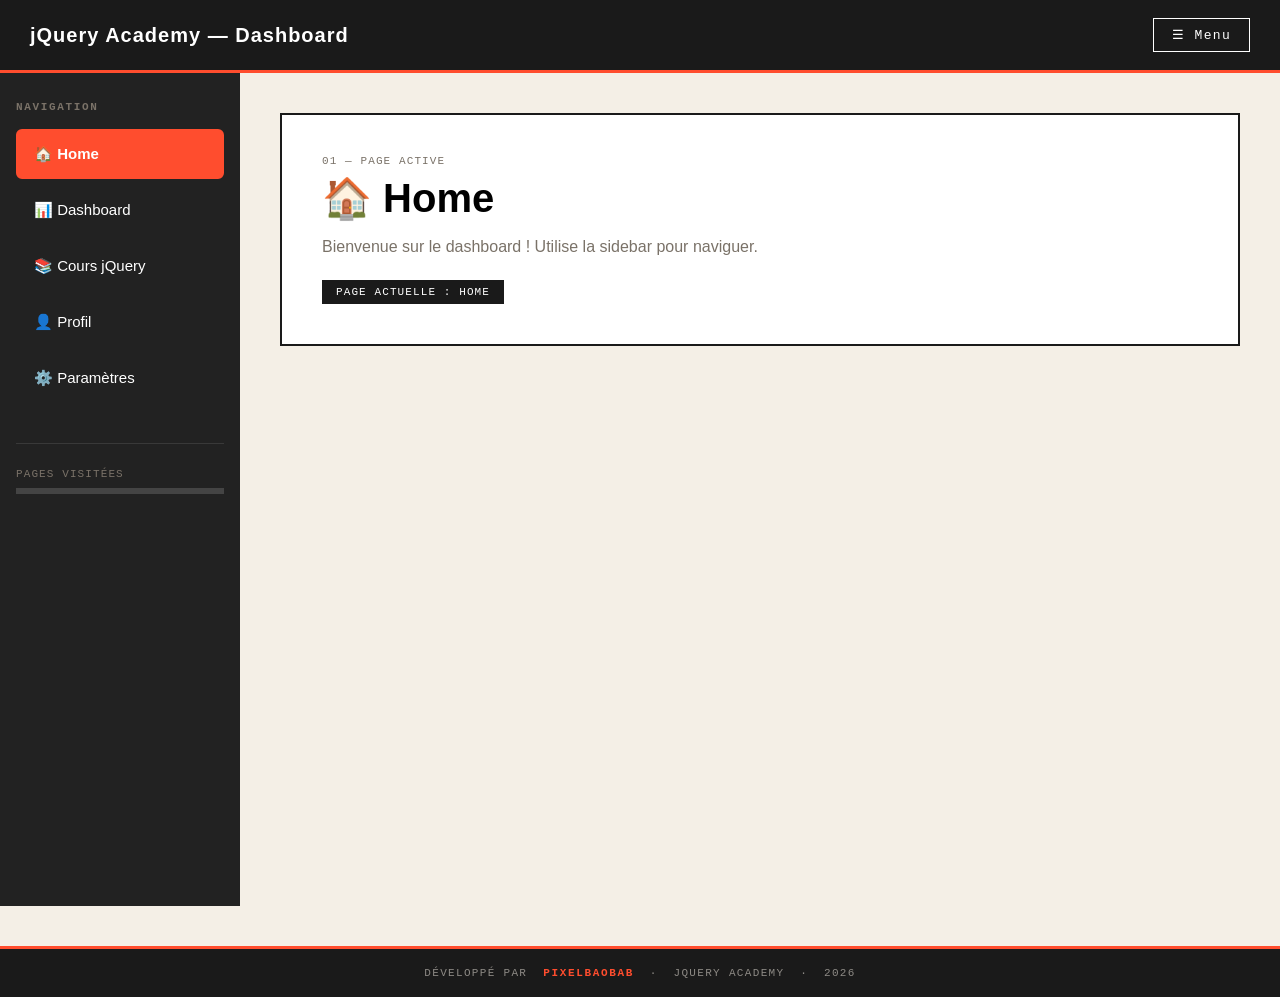
<file: projet/bloc2-starter.html>
<!DOCTYPE html>
<html lang="fr">
<head>
<meta charset="UTF-8">
<meta name="viewport" content="width=device-width, initial-scale=1.0">
<title>BLOC 2 — Navbar & Navigation jQuery</title>

<script src="https://code.jquery.com/jquery-3.7.1.min.js"></script>

<style>
/* ============================================================
   BASE — fourni, ne pas modifier
============================================================ */
* { margin:0; padding:0; box-sizing:border-box; }
body { font-family: Arial, sans-serif; background: #f4efe6; }

/* Header */
.app-header {
    background: #1a1a1a;
    color: white;
    padding: 18px 30px;
    display: flex;
    justify-content: space-between;
    align-items: center;
    border-bottom: 3px solid #ff4d2e;
}
.app-header h1 { font-size: 20px; letter-spacing: 0.05em; }

.menu-btn {
    padding: 8px 18px;
    background: transparent;
    border: 1px solid white;
    color: white;
    font-family: monospace;
    font-size: 13px;
    letter-spacing: 0.1em;
    cursor: pointer;
    transition: background 0.2s;
}
.menu-btn:hover { background: #ff4d2e; border-color: #ff4d2e; }

/* Layout */
.container { display: flex; min-height: calc(100vh - 67px); }

/* Sidebar */
.sidebar {
    width: 240px;
    background: #222;
    color: white;
    padding: 28px 16px;
    flex-shrink: 0;
}
.sidebar h3 {
    font-family: monospace;
    font-size: 11px;
    text-transform: uppercase;
    letter-spacing: 0.15em;
    color: #7a7268;
    margin-bottom: 16px;
}
.sidebar ul { list-style: none; }

.navLink {
    padding: 14px 16px;
    margin-bottom: 6px;
    cursor: pointer;
    border-radius: 6px;
    font-size: 15px;
    display: flex;
    align-items: center;
    gap: 12px;
    border: 2px solid transparent;
    transition: all 0.25s;
}
.navLink:hover { background: #333; transform: translateX(4px); }
.navLink.activeNav { background: #ff4d2e; border-color: #ff4d2e; font-weight: bold; }

/* Barre de progression sidebar */
.progress-section {
    margin-top: 40px;
    padding-top: 24px;
    border-top: 1px solid rgba(255,255,255,0.1);
}
.progress-section .label {
    font-family: monospace;
    font-size: 11px;
    color: #7a7268;
    text-transform: uppercase;
    letter-spacing: 0.1em;
    margin-bottom: 8px;
}
.progress-track {
    height: 6px;
    background: #444;
}
.progress-fill {
    height: 100%;
    background: #ff4d2e;
    width: 0%;
    transition: width 0.5s;
}

/* Main */
main { flex: 1; padding: 40px; }

/* Pages */
.page { display: none; }
.activePage { display: block; }

.page-content {
    background: white;
    border: 2px solid #1a1a1a;
    padding: 40px;
}
.page-content h2 { font-size: 40px; margin-bottom: 8px; }
.page-content .num {
    font-family: monospace;
    font-size: 11px;
    color: #7a7268;
    text-transform: uppercase;
    letter-spacing: 0.1em;
    margin-bottom: 8px;
}
.page-content p { color: #7a7268; margin-top: 12px; line-height: 1.6; }

/* Badge page active */
.badge {
    display: inline-block;
    margin-top: 20px;
    padding: 6px 14px;
    background: #1a1a1a;
    color: white;
    font-family: monospace;
    font-size: 11px;
    text-transform: uppercase;
    letter-spacing: 0.1em;
}

/* Notification toast */
#toast {
    position: fixed;
    bottom: 30px;
    right: 30px;
    background: #1a1a1a;
    color: white;
    padding: 14px 20px;
    font-family: monospace;
    font-size: 13px;
    border-left: 4px solid #ff4d2e;
    display: none;
    z-index: 999;
}
</style>
</head>
<body>

<!-- ============================================================
     HEADER
============================================================ -->
<header class="app-header">
    <h1>jQuery Academy — Dashboard</h1>
    <button class="menu-btn" id="toggleMenu">☰ Menu</button>
</header>


<div class="container">

    <!-- ============================================================
         SIDEBAR
    ============================================================ -->
    <aside class="sidebar" id="sidebar">

        <h3>Navigation</h3>

        <ul>
            <!-- data-page relie chaque lien à une section -->
            <li class="navLink activeNav" data-page="homePage">
                🏠 Home
            </li>
            <li class="navLink" data-page="dashboardPage">
                📊 Dashboard
            </li>
            <li class="navLink" data-page="coursePage">
                📚 Cours jQuery
            </li>
            <li class="navLink" data-page="profilePage">
                👤 Profil
            </li>
            <li class="navLink" data-page="settingsPage">
                ⚙️ Paramètres
            </li>
        </ul>

        <!-- Barre de progression (bonus) -->
        <div class="progress-section">
            <div class="label">Pages visitées</div>
            <div class="progress-track">
                <div class="progress-fill" id="progressFill"></div>
            </div>
        </div>

    </aside>


    <!-- ============================================================
         CONTENU PRINCIPAL
    ============================================================ -->
    <main>

        <!-- Home -->
        <section id="homePage" class="page activePage">
            <div class="page-content">
                <div class="num">01 — Page active</div>
                <h2>🏠 Home</h2>
                <p>Bienvenue sur le dashboard ! Utilise la sidebar pour naviguer.</p>
                <div class="badge">Page actuelle : Home</div>
            </div>
        </section>

        <!-- Dashboard -->
        <section id="dashboardPage" class="page">
            <div class="page-content">
                <div class="num">02 — Page active</div>
                <h2>📊 Dashboard</h2>
                <p>Contenu du tableau de bord.</p>
                <div class="badge">Page actuelle : Dashboard</div>
            </div>
        </section>

        <!-- Cours -->
        <section id="coursePage" class="page">
            <div class="page-content">
                <div class="num">03 — Page active</div>
                <h2>📚 Cours jQuery</h2>
                <p>Le cours interactif jQuery.</p>
                <div class="badge">Page actuelle : Cours jQuery</div>
            </div>
        </section>

        <!-- Profil -->
        <section id="profilePage" class="page">
            <div class="page-content">
                <div class="num">04 — Page active</div>
                <h2>👤 Profil</h2>
                <p>Informations du compte.</p>
                <div class="badge">Page actuelle : Profil</div>
            </div>
        </section>

        <!-- Paramètres -->
        <section id="settingsPage" class="page">
            <div class="page-content">
                <div class="num">05 — Page active</div>
                <h2>⚙️ Paramètres</h2>
                <p>Configuration de l'application.</p>
                <div class="badge">Page actuelle : Paramètres</div>
            </div>
        </section>

    </main>

</div>

<!-- Toast notification -->
<div id="toast"></div>


<script>
/* ============================================================
   SUIVI des pages visitées (utilisé pour la barre de progression)
============================================================ */
const visitedPages = new Set(["homePage"]); // Home visitée par défaut


/* ============================================================
   TODO 1 — Navigation par clic sur .navLink
   ─────────────────────────────────────────
   Quand on clique sur un lien de la sidebar :

   ÉTAPE A — Gérer l'état actif du lien cliqué
     → Retirer "activeNav" de tous les .navLink
     → Ajouter "activeNav" sur $(this)

   ÉTAPE B — Récupérer l'ID de la page à afficher
     → Utiliser $(this).data("page") pour lire data-page="..."

   ÉTAPE C — Cacher toutes les sections .page
     → Utiliser .hide() (ou .removeClass("activePage"))

   ÉTAPE D — Afficher la bonne section
     → Sélectionner avec $("#" + page)
     → Utiliser .fadeIn(400) pour l'animation
     → Ajouter la classe "activePage"

   ÉTAPE E — Afficher un toast de notification
     → Mettre le nom de la page dans #toast
     → .show() puis .delay(1800).fadeOut(400)

   BONUS — Mettre à jour la barre de progression
     → Ajouter l'ID de la page dans visitedPages (Set)
     → Calculer le % : visitedPages.size / 5 * 100
     → Animer #progressFill avec .animate({width: pct+"%"}, 400)
============================================================ */

$(".navLink").on("click", function() {

    // Ton code ici ↓

});


/* ============================================================
   TODO 2 — Bouton ☰ Menu : afficher/cacher la sidebar
   ─────────────────────────────────────────────────────
   Au clic sur #toggleMenu :
     → Utiliser .animate({ width: "toggle" }, 400) sur #sidebar
     Ou alternativement :
     → Tester si la sidebar est visible avec .is(":visible")
     → Si visible → .slideUp() / si cachée → .slideDown()
     (Note : avec display:flex sur .container, préférer
      animate width ou toggleClass avec overflow:hidden)
============================================================ */

$("#toggleMenu").on("click", function() {

    // Ton code ici ↓

});

</script>

<!-- ============================================================
     FOOTER PIXELBAOBAB
============================================================ -->
<footer style="
    margin-top: 40px;
    padding: 18px 30px;
    background: #1a1a1a;
    color: rgba(255,250,240,0.5);
    text-align: center;
    font-family: monospace;
    font-size: 11px;
    letter-spacing: 0.12em;
    text-transform: uppercase;
    border-top: 3px solid #ff4d2e;
">
    D&#233;velopp&#233; par&nbsp;
    <a href="https://www.pixelbaobab.com"
       target="_blank"
       rel="noopener"
       style="
           color: #ff4d2e;
           text-decoration: none;
           font-weight: bold;
           letter-spacing: 0.15em;
           transition: opacity 0.2s;
       "
       onmouseover="this.style.opacity='0.7'"
       onmouseout="this.style.opacity='1'"
    >PixelBaobab</a>
    &nbsp;&middot;&nbsp; jQuery Academy &nbsp;&middot;&nbsp; 2026
</footer>

</body>
</html>
</file>
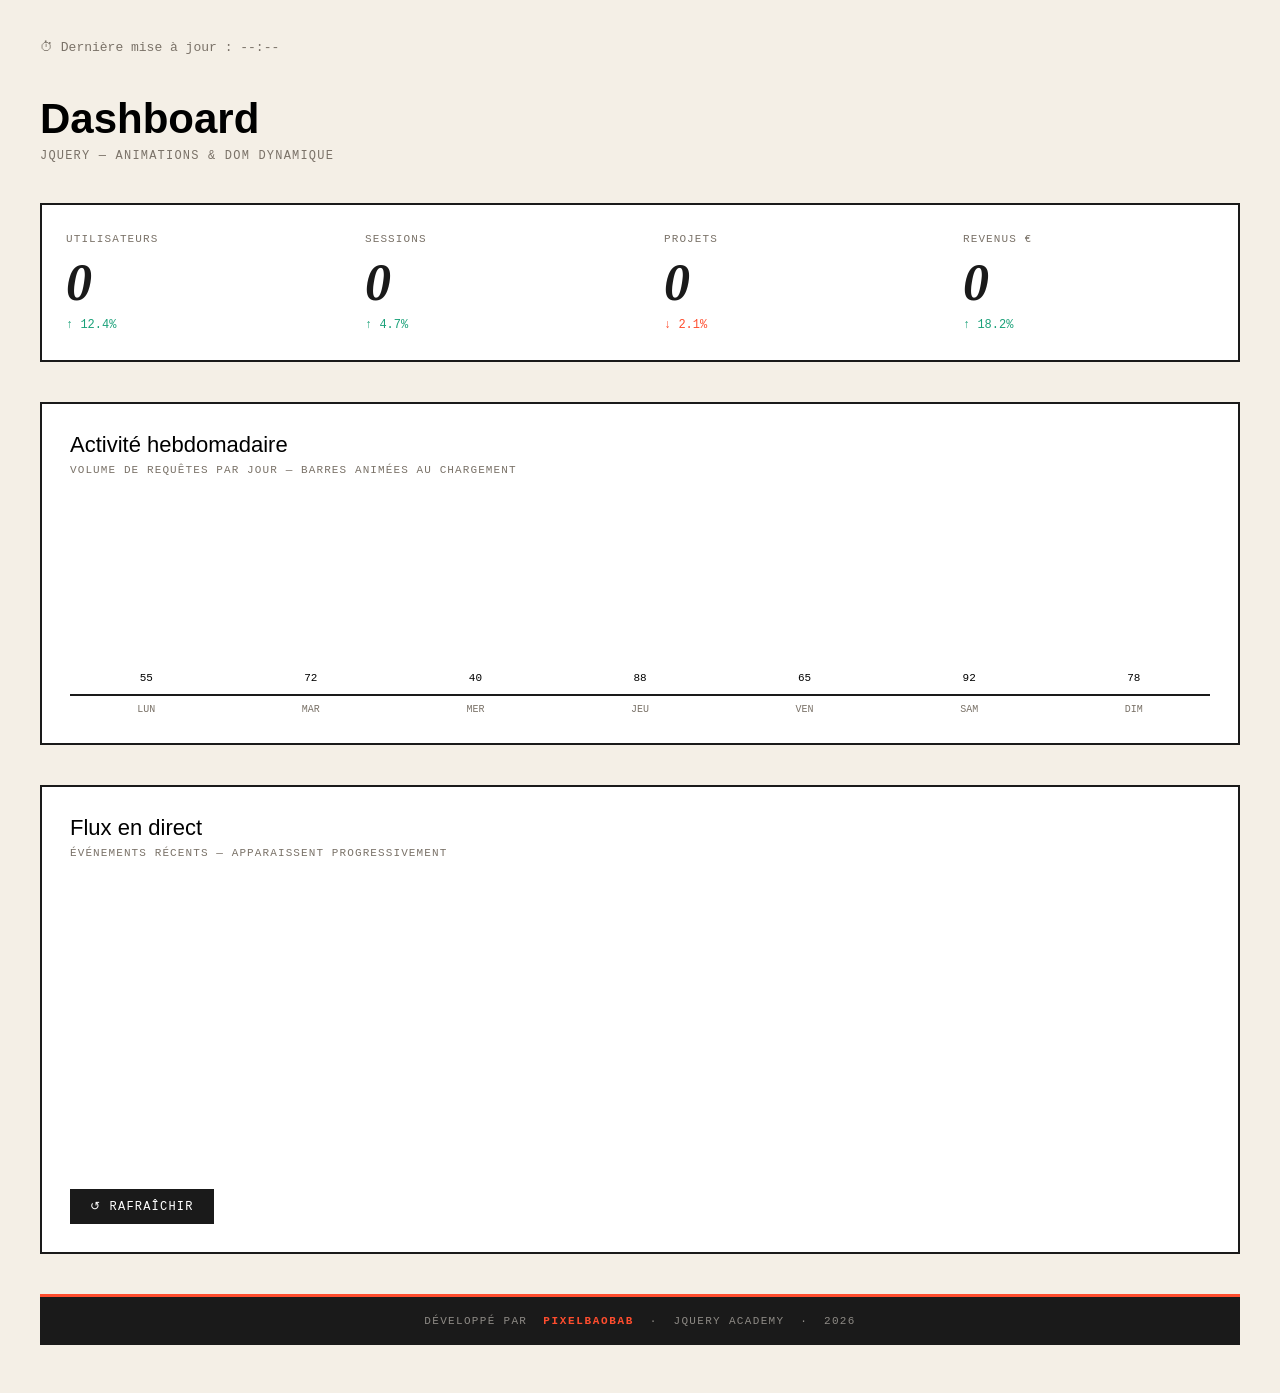
<file: projet/bloc3-starter.html>
<!DOCTYPE html>
<html lang="fr">
<head>
<meta charset="UTF-8">
<meta name="viewport" content="width=device-width, initial-scale=1.0">
<title>BLOC 3 — Dashboard Animé jQuery</title>

<script src="https://code.jquery.com/jquery-3.7.1.min.js"></script>

<style>
/* ============================================================
   BASE — fourni, ne pas modifier
============================================================ */
* { margin:0; padding:0; box-sizing:border-box; }
body { font-family: Arial, sans-serif; background: #f4efe6; padding: 40px; }

h1 {
    font-size: 42px;
    margin-bottom: 6px;
}
.sub {
    font-family: monospace;
    font-size: 12px;
    color: #7a7268;
    text-transform: uppercase;
    letter-spacing: 0.1em;
    margin-bottom: 40px;
}

/* Grille de stats */
.stats {
    display: grid;
    grid-template-columns: repeat(4, 1fr);
    gap: 0;
    border: 2px solid #1a1a1a;
    margin-bottom: 40px;
    background: #1a1a1a;
}
.statBox {
    background: white;
    padding: 28px 24px;
}
.statBox .label {
    font-family: monospace;
    font-size: 11px;
    text-transform: uppercase;
    letter-spacing: 0.1em;
    color: #7a7268;
}
.statBox .num {
    font-size: 52px;
    font-weight: 800;
    font-style: italic;
    margin: 8px 0 6px;
    color: #1a1a1a;
    font-family: Georgia, serif;
}
.statBox .delta {
    font-family: monospace;
    font-size: 12px;
}
.delta.up   { color: #1aa179; }
.delta.down { color: #ff4d2e; }

/* Section graphique en barres */
.section-title {
    font-size: 22px;
    margin-bottom: 6px;
}
.section-sub {
    font-family: monospace;
    font-size: 11px;
    color: #7a7268;
    text-transform: uppercase;
    letter-spacing: 0.1em;
    margin-bottom: 20px;
}

.bar-chart-wrap {
    background: white;
    border: 2px solid #1a1a1a;
    padding: 28px;
    margin-bottom: 40px;
}
.bars {
    display: flex;
    align-items: flex-end;
    gap: 12px;
    height: 200px;
    border-bottom: 2px solid #1a1a1a;
    padding-top: 20px;
}
.bar {
    flex: 1;
    background: #1a1a1a;
    position: relative;
    cursor: pointer;
    transition: opacity 0.2s;
    /* IMPORTANT : la hauteur sera mise à 0% puis animée par jQuery */
    height: 0%;
}
.bar:nth-child(even)     { background: #ff4d2e; }
.bar:hover               { opacity: 0.7; }
.bar .val {
    position: absolute;
    top: -22px; left: 50%;
    transform: translateX(-50%);
    font-family: monospace;
    font-size: 11px;
}
.bars-labels {
    display: flex;
    gap: 12px;
    margin-top: 8px;
}
.bars-labels span {
    flex: 1;
    text-align: center;
    font-family: monospace;
    font-size: 10px;
    color: #7a7268;
}

/* Flux en direct */
.feed-wrap {
    background: white;
    border: 2px solid #1a1a1a;
    padding: 28px;
    margin-bottom: 40px;
}
.feed-item {
    display: flex;
    gap: 14px;
    padding: 14px 0;
    border-bottom: 1px dashed rgba(26,26,26,0.2);
    font-size: 14px;
    /* Sera animé au chargement */
    opacity: 0;
}
.feed-item:last-child { border: none; }
.feed-item .dot {
    width: 10px; height: 10px; border-radius: 50%;
    background: #2d5fff;
    margin-top: 5px;
    flex-shrink: 0;
}
.feed-item .when {
    display: block;
    font-family: monospace;
    font-size: 11px;
    color: #7a7268;
    margin-top: 2px;
}

/* Bouton refresh */
.refresh-btn {
    padding: 10px 20px;
    background: #1a1a1a;
    color: white;
    border: none;
    font-family: monospace;
    font-size: 12px;
    text-transform: uppercase;
    letter-spacing: 0.1em;
    cursor: pointer;
    margin-top: 16px;
    transition: background 0.2s;
}
.refresh-btn:hover { background: #ff4d2e; }
.refresh-btn.spinning { animation: spin 0.6s linear; }
@keyframes spin {
    from { transform: rotate(0deg); }
    to   { transform: rotate(360deg); }
}

/* Horloge */
#clock {
    font-family: monospace;
    font-size: 13px;
    color: #7a7268;
    margin-bottom: 40px;
}
</style>
</head>
<body>

<div id="clock">⏱ Dernière mise à jour : --:--</div>

<h1>Dashboard</h1>
<div class="sub">jQuery — Animations & DOM dynamique</div>


<!-- ============================================================
     SECTION 1 : COMPTEURS ANIMÉS
============================================================ -->
<div class="stats">

    <div class="statBox">
        <div class="label">Utilisateurs</div>
        <!-- data-target = la valeur cible du compteur -->
        <div class="num counter" data-target="2540">0</div>
        <div class="delta up">↑ 12.4%</div>
    </div>

    <div class="statBox">
        <div class="label">Sessions</div>
        <div class="num counter" data-target="847">0</div>
        <div class="delta up">↑ 4.7%</div>
    </div>

    <div class="statBox">
        <div class="label">Projets</div>
        <div class="num counter" data-target="95">0</div>
        <div class="delta down">↓ 2.1%</div>
    </div>

    <div class="statBox">
        <div class="label">Revenus €</div>
        <div class="num counter" data-target="12780">0</div>
        <div class="delta up">↑ 18.2%</div>
    </div>

</div>


<!-- ============================================================
     SECTION 2 : GRAPHIQUE EN BARRES
============================================================ -->
<div class="bar-chart-wrap">

    <div class="section-title">Activité hebdomadaire</div>
    <div class="section-sub">Volume de requêtes par jour — barres animées au chargement</div>

    <div class="bars" id="barChart">
        <!-- data-h = hauteur en % de chaque barre -->
        <div class="bar" data-h="55"><span class="val">55</span></div>
        <div class="bar" data-h="72"><span class="val">72</span></div>
        <div class="bar" data-h="40"><span class="val">40</span></div>
        <div class="bar" data-h="88"><span class="val">88</span></div>
        <div class="bar" data-h="65"><span class="val">65</span></div>
        <div class="bar" data-h="92"><span class="val">92</span></div>
        <div class="bar" data-h="78"><span class="val">78</span></div>
    </div>

    <div class="bars-labels">
        <span>LUN</span><span>MAR</span><span>MER</span>
        <span>JEU</span><span>VEN</span><span>SAM</span><span>DIM</span>
    </div>

</div>


<!-- ============================================================
     SECTION 3 : FLUX D'ACTIVITÉ (apparition échelonnée)
============================================================ -->
<div class="feed-wrap">

    <div class="section-title">Flux en direct</div>
    <div class="section-sub">Événements récents — apparaissent progressivement</div>

    <div id="liveFeed">

        <div class="feed-item">
            <div class="dot"></div>
            <div>Nouvel utilisateur inscrit <span class="when">il y a 2 min</span></div>
        </div>

        <div class="feed-item">
            <div class="dot"></div>
            <div>Mise à jour du cours jQuery <span class="when">il y a 8 min</span></div>
        </div>

        <div class="feed-item">
            <div class="dot"></div>
            <div>Quiz complété par 5 étudiants <span class="when">il y a 14 min</span></div>
        </div>

        <div class="feed-item">
            <div class="dot"></div>
            <div>Démo "chaining" vue 23 fois <span class="when">il y a 32 min</span></div>
        </div>

        <div class="feed-item">
            <div class="dot"></div>
            <div>Nouveau projet soumis <span class="when">il y a 1h</span></div>
        </div>

    </div>

    <button class="refresh-btn" id="refreshFeed">↺ Rafraîchir</button>

</div>


<script>
/* ============================================================
   TODO 1 — Horloge : afficher l'heure actuelle dans #clock
   ──────────────────────────────────────────────────────────
   - Créer une fonction updateClock() qui :
       → Crée un new Date()
       → Formate l'heure avec .toLocaleTimeString("fr-FR", { hour:"2-digit", minute:"2-digit" })
       → Met à jour le texte de #clock avec .text()
   - Appeler updateClock() une première fois immédiatement
   - Utiliser setInterval() pour rappeler toutes les 60 000ms
============================================================ */

// Ton code ici ↓


/* ============================================================
   TODO 2 — Compteurs animés avec $().animate()
   ─────────────────────────────────────────────
   - Utiliser .each() pour boucler sur tous les .counter
   - Pour chaque compteur :
       → Lire la valeur cible avec $(this).data("target")
       → Stocker $(this) dans une variable (ex: let $el = $(this))
       → Utiliser cette technique jQuery :
           $({ n: 0 }).animate({ n: target }, {
               duration: 1500,
               easing: "swing",
               step: function() {
                   $el.text( Math.floor(this.n).toLocaleString("fr-FR") );
               },
               complete: function() {
                   $el.text( target.toLocaleString("fr-FR") );
               }
           });
   Pourquoi $({ n: 0 }) ? jQuery ne peut animer que des propriétés CSS.
   En encapsulant dans un objet, on anime une propriété numérique custom !
============================================================ */

$(".counter").each(function() {

    // Ton code ici ↓

});


/* ============================================================
   TODO 3 — Graphique en barres animé au chargement
   ─────────────────────────────────────────────────
   - Utiliser .each() sur #barChart .bar
   - Pour chaque barre :
       → Lire la hauteur cible avec $(this).data("h")
       → Utiliser .delay(i * 100) pour échelonner l'apparition
       → Puis .animate({ height: h + "%" }, 700)
   Note : i est le 2e paramètre de la fonction .each()
   ex: $(".bar").each(function(i) { ... })
============================================================ */

$("#barChart .bar").each(function(i) {

    // Ton code ici ↓

});


/* ============================================================
   TODO 4 — Flux d'activité : apparition progressive
   ──────────────────────────────────────────────────
   - Utiliser .each() sur les .feed-item
   - Pour chaque item (index i) :
       → Utiliser .delay(i * 200) pour décaler l'animation
       → Puis .animate({ opacity: 1 }, 400)
       → BONUS : animer aussi un léger translateX avec le paramètre "step"
           step: function(now) {
               $(this).css("transform", "translateX(" + ((1-now)*-12) + "px)");
           }
============================================================ */

function animateFeed() {
    $(".feed-item").css({ opacity: 0 }); // reset

    $(".feed-item").each(function(i) {

        // Ton code ici ↓

    });
}

animateFeed(); // appel initial


/* ============================================================
   TODO 5 — Bouton "Rafraîchir" le flux
   ─────────────────────────────────────
   Au clic sur #refreshFeed :
     → Ajouter la classe "spinning" sur $(this) pour l'animation
     → Retirer la classe après 600ms avec setTimeout
     → Rappeler animateFeed() après 300ms
============================================================ */

$("#refreshFeed").on("click", function() {

    // Ton code ici ↓

});

</script>

<!-- ============================================================
     FOOTER PIXELBAOBAB
============================================================ -->
<footer style="
    margin-top: 40px;
    padding: 18px 30px;
    background: #1a1a1a;
    color: rgba(255,250,240,0.5);
    text-align: center;
    font-family: monospace;
    font-size: 11px;
    letter-spacing: 0.12em;
    text-transform: uppercase;
    border-top: 3px solid #ff4d2e;
">
    D&#233;velopp&#233; par&nbsp;
    <a href="https://www.pixelbaobab.com"
       target="_blank"
       rel="noopener"
       style="
           color: #ff4d2e;
           text-decoration: none;
           font-weight: bold;
           letter-spacing: 0.15em;
           transition: opacity 0.2s;
       "
       onmouseover="this.style.opacity='0.7'"
       onmouseout="this.style.opacity='1'"
    >PixelBaobab</a>
    &nbsp;&middot;&nbsp; jQuery Academy &nbsp;&middot;&nbsp; 2026
</footer>

</body>
</html>
</file>
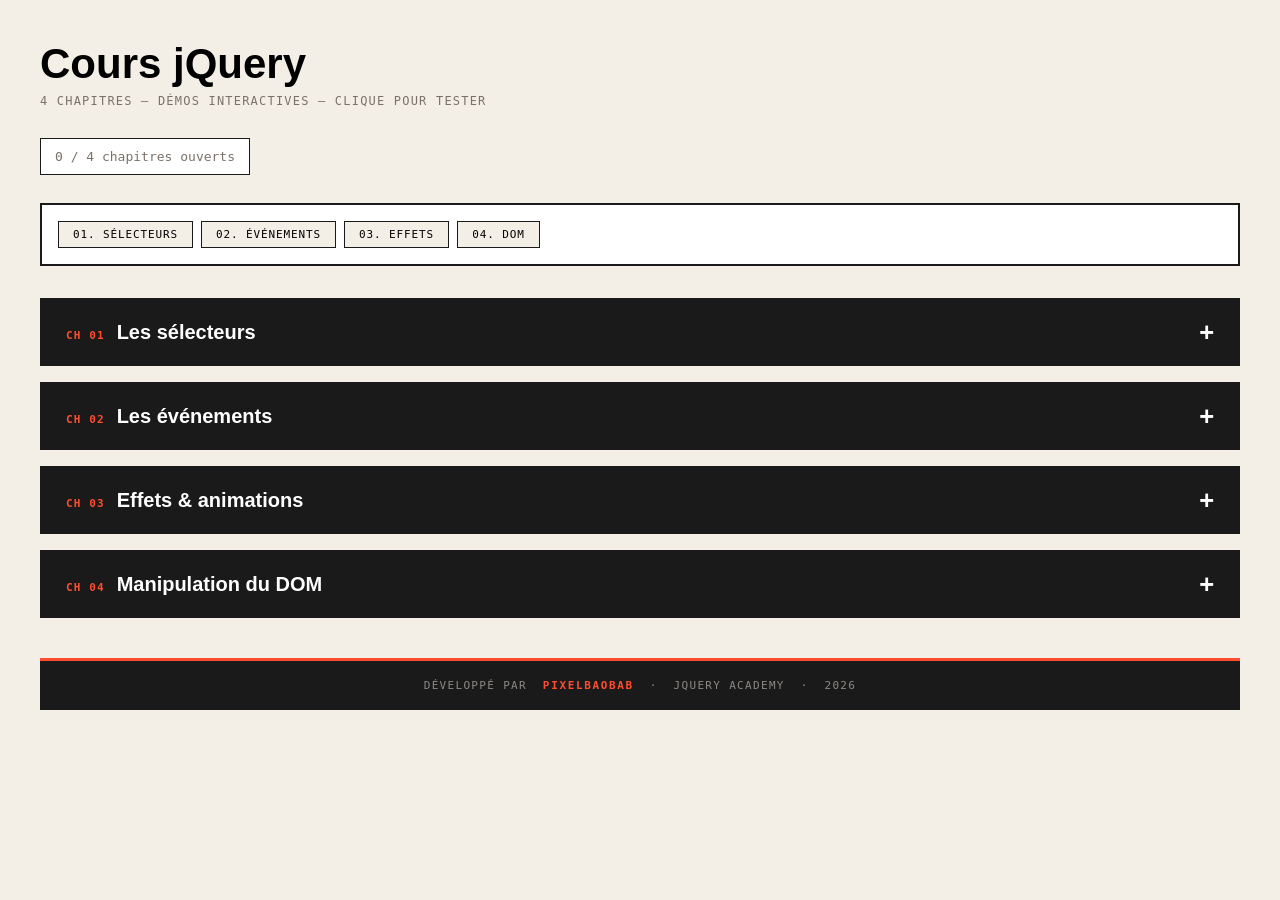
<file: projet/bloc4-starter.html>
<!DOCTYPE html>
<html lang="fr">
<head>
<meta charset="UTF-8">
<meta name="viewport" content="width=device-width, initial-scale=1.0">
<title>BLOC 4 — Cours jQuery Interactif</title>

<script src="https://code.jquery.com/jquery-3.7.1.min.js"></script>

<style>
/* ============================================================
   BASE — fourni, ne pas modifier
============================================================ */
* { margin:0; padding:0; box-sizing:border-box; }
body { font-family: Arial, sans-serif; background: #f4efe6; padding: 40px; }

h1 { font-size: 42px; margin-bottom: 6px; }
.page-sub {
    font-family: monospace;
    font-size: 12px;
    color: #7a7268;
    text-transform: uppercase;
    letter-spacing: 0.1em;
    margin-bottom: 30px;
}

/* Sommaire */
.toc {
    display: flex;
    flex-wrap: wrap;
    gap: 8px;
    margin-bottom: 32px;
    padding: 16px;
    background: white;
    border: 2px solid #1a1a1a;
}
.toc-btn {
    padding: 6px 14px;
    background: #f4efe6;
    border: 1px solid #1a1a1a;
    font-family: monospace;
    font-size: 11px;
    text-transform: uppercase;
    letter-spacing: 0.08em;
    cursor: pointer;
    transition: background 0.2s, color 0.2s;
}
.toc-btn:hover { background: #ff4d2e; color: white; border-color: #ff4d2e; }

/* Leçon accordéon */
.lesson {
    background: white;
    border: 2px solid #1a1a1a;
    margin-bottom: 16px;
    overflow: hidden;
}
.lesson-head {
    padding: 18px 24px;
    background: #1a1a1a;
    color: white;
    display: flex;
    align-items: center;
    justify-content: space-between;
    cursor: pointer;
    user-select: none;
}
.lesson-head h3 { font-size: 20px; display: flex; align-items: baseline; gap: 12px; }
.lesson-head .ch {
    font-family: monospace;
    font-size: 11px;
    color: #ff4d2e;
    letter-spacing: 0.1em;
}
.lesson-head .toggle {
    font-size: 24px;
    font-weight: bold;
    transition: transform 0.3s;
    font-family: monospace;
}
.lesson.open .lesson-head .toggle { transform: rotate(45deg); }

/* Corps de la leçon — CACHÉ par défaut */
.lesson-body { display: none; padding: 28px; }

/* Bloc démo : code à gauche, résultat à droite */
.demo {
    display: grid;
    grid-template-columns: 1fr 1fr;
    gap: 0;
    border: 2px solid #1a1a1a;
    margin: 20px 0;
}
.demo-code {
    background: #1a1a1a;
    color: white;
    padding: 20px;
    font-family: monospace;
    font-size: 13px;
    line-height: 1.7;
    overflow-x: auto;
}
.demo-code .tag {
    display: block;
    color: #ff8c69;
    font-size: 10px;
    margin-bottom: 10px;
    letter-spacing: 0.12em;
    text-transform: uppercase;
}
.demo-code .kw  { color: #ff8c69; }
.demo-code .str { color: #a3e635; }
.demo-code .com { color: #6b7280; font-style: italic; }

.demo-result {
    background: #f4efe6;
    border-left: 2px solid #1a1a1a;
    padding: 20px;
    display: flex;
    flex-direction: column;
    gap: 12px;
}
.demo-result .tag {
    color: #7a7268;
    font-family: monospace;
    font-size: 10px;
    letter-spacing: 0.12em;
    text-transform: uppercase;
}

/* Boutons de démo */
.run-btn {
    align-self: flex-start;
    padding: 10px 18px;
    background: #ff4d2e;
    color: white;
    border: none;
    font-family: monospace;
    font-size: 11px;
    text-transform: uppercase;
    letter-spacing: 0.1em;
    cursor: pointer;
    transition: transform 0.15s;
}
.run-btn:hover { transform: translateY(-2px); }
.run-btn.dark  { background: #1a1a1a; }

/* Éléments de démo réutilisables */
.demo-box {
    width: 90px; height: 90px;
    background: #ff4d2e;
    border: 2px solid #1a1a1a;
}
.demo-list { list-style: none; width: 100%; }
.demo-list li {
    padding: 8px 12px;
    background: white;
    border: 1px solid #1a1a1a;
    margin-bottom: 4px;
    font-family: monospace;
    font-size: 13px;
    transition: background 0.3s, transform 0.3s;
}
.demo-list li.highlight {
    background: #ffd23f;
    transform: translateX(8px);
}
.demo-input {
    width: 100%;
    padding: 10px;
    border: 2px solid #1a1a1a;
    font-family: monospace;
    font-size: 14px;
    background: white;
    outline: none;
}
.demo-output {
    width: 100%;
    padding: 12px;
    background: #1a1a1a;
    color: white;
    font-family: monospace;
    font-size: 13px;
    min-height: 44px;
}

/* Astuce */
.tip {
    margin-top: 16px;
    padding: 14px 18px;
    background: #ffd23f;
    border-left: 4px solid #1a1a1a;
    font-size: 14px;
    line-height: 1.6;
}
.tip strong { font-style: italic; }

/* Compteur de leçons ouvertes */
#progress-counter {
    margin-bottom: 28px;
    font-family: monospace;
    font-size: 13px;
    color: #7a7268;
    padding: 10px 14px;
    background: white;
    border: 1px solid #1a1a1a;
    display: inline-block;
}
</style>
</head>
<body>

<h1>Cours jQuery</h1>
<div class="page-sub">4 chapitres — Démos interactives — Clique pour tester</div>

<!-- Compteur de progression -->
<div id="progress-counter">0 / 4 chapitres ouverts</div>

<!-- Sommaire -->
<div class="toc">
    <button class="toc-btn" data-target="lesson-1">01. Sélecteurs</button>
    <button class="toc-btn" data-target="lesson-2">02. Événements</button>
    <button class="toc-btn" data-target="lesson-3">03. Effets</button>
    <button class="toc-btn" data-target="lesson-4">04. DOM</button>
</div>


<!-- ============================================================
     LEÇON 1 — LES SÉLECTEURS
============================================================ -->
<div class="lesson" id="lesson-1">

    <div class="lesson-head">
        <h3><span class="ch">CH 01</span> Les sélecteurs</h3>
        <span class="toggle">+</span>
    </div>

    <div class="lesson-body">

        <p style="font-size:17px;font-style:italic;margin-bottom:20px;line-height:1.5">
            jQuery permet de cibler des éléments du DOM avec la même syntaxe que CSS.
            Tout passe par <code>$()</code>.
        </p>

        <!-- DÉMO 1a : sélection par classe -->
        <div class="demo">
            <div class="demo-code">
                <span class="tag">// Sélection par classe</span>
<span class="kw">$</span>(<span class="str">".item"</span>).<span class="kw">css</span>(<span class="str">"background"</span>, <span class="str">"#ffd23f"</span>);
            </div>
            <div class="demo-result">
                <span class="tag">Résultat — tous les .item</span>
                <ul class="demo-list" id="d1a-list">
                    <li class="item">Item A</li>
                    <li class="item">Item B</li>
                    <li class="item">Item C</li>
                </ul>
                <!-- TODO A — connecter ce bouton à la démo -->
                <button class="run-btn" id="btn-1a">▶ Exécuter</button>
            </div>
        </div>

        <!-- DÉMO 1b : :eq() -->
        <div class="demo">
            <div class="demo-code">
                <span class="tag">// :eq(index) — un seul élément</span>
<span class="kw">$</span>(<span class="str">".item2"</span>).<span class="kw">eq</span>(<span class="str">1</span>).<span class="kw">addClass</span>(<span class="str">"highlight"</span>);
            </div>
            <div class="demo-result">
                <span class="tag">Résultat — seulement le 2e</span>
                <ul class="demo-list" id="d1b-list">
                    <li class="item2">Premier</li>
                    <li class="item2">Deuxième</li>
                    <li class="item2">Troisième</li>
                </ul>
                <!-- TODO B — connecter ce bouton -->
                <button class="run-btn" id="btn-1b">▶ Exécuter</button>
            </div>
        </div>

        <div class="tip">
            <strong>À retenir :</strong> <code>$(this)</code> dans un événement
            représente l'élément qui a déclenché l'action.
        </div>

    </div>
</div>


<!-- ============================================================
     LEÇON 2 — LES ÉVÉNEMENTS
============================================================ -->
<div class="lesson" id="lesson-2">

    <div class="lesson-head">
        <h3><span class="ch">CH 02</span> Les événements</h3>
        <span class="toggle">+</span>
    </div>

    <div class="lesson-body">

        <p style="font-size:17px;font-style:italic;margin-bottom:20px;line-height:1.5">
            Click, hover, keypress… jQuery unifie tous les événements avec
            <code>.on()</code> et ses raccourcis.
        </p>

        <!-- DÉMO 2a : click -->
        <div class="demo">
            <div class="demo-code">
                <span class="tag">// .click()</span>
<span class="kw">$</span>(<span class="str">"#btn"</span>).<span class="kw">click</span>(<span class="kw">function</span>() {
  <span class="kw">$</span>(<span class="kw">this</span>).<span class="kw">text</span>(<span class="str">"Cliqué !"</span>);
});
            </div>
            <div class="demo-result">
                <span class="tag">Clique sur le bouton</span>
                <!-- TODO C — ce bouton doit changer son propre texte au clic -->
                <button class="run-btn" id="btn-2a">Clique ici</button>
            </div>
        </div>

        <!-- DÉMO 2b : hover -->
        <div class="demo">
            <div class="demo-code">
                <span class="tag">// .hover(entrer, sortir)</span>
<span class="kw">$</span>(<span class="str">"#box"</span>).<span class="kw">hover</span>(
  <span class="kw">function</span>() { <span class="com">/* survol → vert */</span> },
  <span class="kw">function</span>() { <span class="com">/* sortie → rouge */</span> }
);
            </div>
            <div class="demo-result">
                <span class="tag">Survole le carré</span>
                <!-- TODO D — survol → vert #1aa179, sortie → rouge #ff4d2e -->
                <div class="demo-box" id="box-2b"></div>
            </div>
        </div>

        <!-- DÉMO 2c : keyup -->
        <div class="demo">
            <div class="demo-code">
                <span class="tag">// .on("keyup") — frappe clavier</span>
<span class="kw">$</span>(<span class="str">"#input"</span>).<span class="kw">on</span>(<span class="str">"keyup"</span>, <span class="kw">function</span>() {
  <span class="kw">$</span>(<span class="str">"#output"</span>).<span class="kw">text</span>(<span class="kw">$</span>(<span class="kw">this</span>).<span class="kw">val</span>());
});
            </div>
            <div class="demo-result">
                <span class="tag">Tape quelque chose</span>
                <!-- TODO E — connecter input → output en temps réel -->
                <input type="text" class="demo-input" id="input-2c"
                       placeholder="Tape ici...">
                <div class="demo-output" id="output-2c">[en attente]</div>
            </div>
        </div>

    </div>
</div>


<!-- ============================================================
     LEÇON 3 — LES EFFETS
============================================================ -->
<div class="lesson" id="lesson-3">

    <div class="lesson-head">
        <h3><span class="ch">CH 03</span> Effets & animations</h3>
        <span class="toggle">+</span>
    </div>

    <div class="lesson-body">

        <p style="font-size:17px;font-style:italic;margin-bottom:20px;line-height:1.5">
            jQuery propose des animations prêtes à l'emploi :
            fadeIn, slideUp, animate, toggleClass…
        </p>

        <!-- DÉMO 3a : fadeToggle -->
        <div class="demo">
            <div class="demo-code">
                <span class="tag">// .fadeToggle(600)</span>
<span class="kw">$</span>(<span class="str">"#box"</span>).<span class="kw">fadeToggle</span>(<span class="str">600</span>);
            </div>
            <div class="demo-result">
                <span class="tag">Disparaît / réapparaît</span>
                <div class="demo-box" id="box-3a" style="background:#2d5fff"></div>
                <!-- TODO F — fadeToggle sur #box-3a au clic -->
                <button class="run-btn" id="btn-3a">▶ fadeToggle</button>
            </div>
        </div>

        <!-- DÉMO 3b : slideToggle -->
        <div class="demo">
            <div class="demo-code">
                <span class="tag">// .slideToggle(500)</span>
<span class="kw">$</span>(<span class="str">"#box"</span>).<span class="kw">slideToggle</span>(<span class="str">500</span>);
            </div>
            <div class="demo-result">
                <span class="tag">Se déplie / replie</span>
                <div class="demo-box" id="box-3b" style="background:#1aa179"></div>
                <!-- TODO G — slideToggle sur #box-3b au clic -->
                <button class="run-btn" id="btn-3b">▶ slideToggle</button>
            </div>
        </div>

        <!-- DÉMO 3c : animate -->
        <div class="demo">
            <div class="demo-code">
                <span class="tag">// .animate() custom</span>
<span class="kw">$</span>(<span class="str">"#box"</span>).<span class="kw">animate</span>({
  <span class="str">"margin-left"</span>: <span class="str">"180px"</span>,
  <span class="str">"opacity"</span>: <span class="str">0.4</span>
}, <span class="str">1000</span>);
            </div>
            <div class="demo-result">
                <span class="tag">Se déplace vers la droite</span>
                <div class="demo-box" id="box-3c" style="position:relative;left:0"></div>
                <!-- TODO H — animate déplace #box-3c à droite -->
                <button class="run-btn" id="btn-3c">▶ Animer</button>
                <!-- TODO I — reset : ramener à gauche -->
                <button class="run-btn dark" id="btn-3c-reset">↺ Reset</button>
            </div>
        </div>

        <div class="tip">
            <strong>Astuce :</strong> Les durées sont en ms.
            <code>400</code> = par défaut, <code>"slow"</code> = 600ms, <code>"fast"</code> = 200ms.
        </div>

    </div>
</div>


<!-- ============================================================
     LEÇON 4 — LE DOM
============================================================ -->
<div class="lesson" id="lesson-4">

    <div class="lesson-head">
        <h3><span class="ch">CH 04</span> Manipulation du DOM</h3>
        <span class="toggle">+</span>
    </div>

    <div class="lesson-body">

        <p style="font-size:17px;font-style:italic;margin-bottom:20px;line-height:1.5">
            <code>append()</code>, <code>remove()</code>, <code>html()</code>, <code>text()</code> :
            modifier la structure de la page à la volée.
        </p>

        <!-- DÉMO 4a : append -->
        <div class="demo">
            <div class="demo-code">
                <span class="tag">// .append() — ajoute à la fin</span>
<span class="kw">$</span>(<span class="str">"#list"</span>).<span class="kw">append</span>(
  <span class="str">"&lt;li&gt;Nouvel item&lt;/li&gt;"</span>
);
            </div>
            <div class="demo-result">
                <span class="tag">Ajout dynamique</span>
                <ul class="demo-list" id="d4a-list">
                    <li>Item initial</li>
                </ul>
                <!-- TODO J — append un nouvel item à chaque clic -->
                <button class="run-btn" id="btn-4a">▶ Append</button>
                <!-- TODO K — vider la liste et remettre "Item initial" -->
                <button class="run-btn dark" id="btn-4a-clear">↺ Vider</button>
            </div>
        </div>

        <!-- DÉMO 4b : .html() vs .text() -->
        <div class="demo">
            <div class="demo-code">
                <span class="tag">// .html() interprète les balises</span>
<span class="kw">$</span>(<span class="str">"#out"</span>).<span class="kw">html</span>(<span class="str">"&lt;strong&gt;Gras !&lt;/strong&gt;"</span>);
<span class="com">// .text() affiche les balises en clair</span>
            </div>
            <div class="demo-result">
                <span class="tag">html() vs text()</span>
                <div class="demo-output" id="d4b-output">--</div>
                <!-- TODO L — .html() met du contenu avec balise strong -->
                <button class="run-btn" id="btn-4b-html">▶ .html()</button>
                <!-- TODO M — .text() affiche la balise en clair -->
                <button class="run-btn dark" id="btn-4b-text">▶ .text()</button>
            </div>
        </div>

        <!-- DÉMO 4c : each + data -->
        <div class="demo">
            <div class="demo-code">
                <span class="tag">// .each() + .data()</span>
<span class="kw">$</span>(<span class="str">".produit"</span>).<span class="kw">each</span>(<span class="kw">function</span>(<span class="kw">i</span>) {
  <span class="kw">$</span>(<span class="kw">this</span>).<span class="kw">text</span>(
    (i+1) + <span class="str">". "</span> + <span class="kw">$</span>(<span class="kw">this</span>).<span class="kw">data</span>(<span class="str">"nom"</span>)
  );
});
            </div>
            <div class="demo-result">
                <span class="tag">Lit data-nom et numérote</span>
                <ul class="demo-list" id="d4c-list">
                    <li class="produit" data-nom="Croissant">--</li>
                    <li class="produit" data-nom="Pain au chocolat">--</li>
                    <li class="produit" data-nom="Éclair café">--</li>
                </ul>
                <!-- TODO N — .each() lit data-nom sur chaque .produit -->
                <button class="run-btn" id="btn-4c">▶ Numéroter</button>
            </div>
        </div>

        <div class="tip">
            <strong>Le pattern .each() + data-*</strong> est la base des composants dynamiques.
            C'est exactement ce que fait la navbar : chaque li porte
            <code>data-page="..."</code> et jQuery le lit au clic.
        </div>

    </div>
</div>


<script>
/* ============================================================
   SUIVI DE PROGRESSION
   Appelé chaque fois qu'une leçon est ouverte/fermée
============================================================ */
function updateProgress() {
    const total   = $(".lesson").length;
    const opened  = $(".lesson.open").length;
    $("#progress-counter").text(opened + " / " + total + " chapitres ouverts");
}


/* ============================================================
   TODO 1 — Sommaire (boutons .toc-btn)
   ─────────────────────────────────────
   Au clic sur un .toc-btn :
     → Lire data-target avec $(this).data("target")
     → Fermer TOUTES les leçons : .removeClass("open")
     → Ouvrir la bonne leçon : $("#" + target).addClass("open")
     → Scroller vers elle avec $("html, body").animate({ scrollTop: ... }, 500)
       Utiliser $("#" + target).offset().top - 80 comme valeur
     → Appeler updateProgress()
============================================================ */

$(".toc-btn").on("click", function() {

    // Ton code ici ↓

});


/* ============================================================
   TODO 2 — Accordéon (clic sur .lesson-head)
   ──────────────────────────────────────────
   Au clic sur un .lesson-head :
     → Utiliser $(this).closest(".lesson") pour remonter à la leçon parente
     → .toggleClass("open") pour l'ouvrir ou la fermer
     → Le CSS gère l'affichage du corps et la rotation du +
     → Appeler updateProgress()
============================================================ */

$(".lesson-head").on("click", function() {

    // Ton code ici ↓

});


/* ============================================================
   TODO A — Démo 1a : colorier tous les .item
============================================================ */
$("#btn-1a").on("click", function() {
    // $("#d1a-list .item").css(...)
    // Puis setTimeout pour reset après 1500ms

    // Ton code ici ↓
});


/* ============================================================
   TODO B — Démo 1b : .eq(1).addClass("highlight")
============================================================ */
$("#btn-1b").on("click", function() {
    // Retirer "highlight" de tous d'abord, puis ajouter sur .eq(1)
    // setTimeout pour reset

    // Ton code ici ↓
});


/* ============================================================
   TODO C — Démo 2a : le bouton change son propre texte
============================================================ */
$("#btn-2a").on("click", function() {
    // $(this).text(...)
    // setTimeout pour remettre "Clique ici" après 1200ms

    // Ton code ici ↓
});


/* ============================================================
   TODO D — Démo 2b : hover sur #box-2b
============================================================ */
// .hover(function entrer, function sortir)
// entrer → .css("background", "#1aa179")
// sortir → .css("background", "#ff4d2e")

// Ton code ici ↓


/* ============================================================
   TODO E — Démo 2c : keyup sur #input-2c → #output-2c
============================================================ */
// .on("keyup", function(){ ... })
// Penser à tester si la valeur est vide → afficher "[en attente]"

// Ton code ici ↓


/* ============================================================
   TODO F — Démo 3a : fadeToggle sur #box-3a
============================================================ */
$("#btn-3a").on("click", function() {

    // Ton code ici ↓
});


/* ============================================================
   TODO G — Démo 3b : slideToggle sur #box-3b
============================================================ */
$("#btn-3b").on("click", function() {

    // Ton code ici ↓
});


/* ============================================================
   TODO H — Démo 3c : animate vers la droite
   TODO I — Reset : animate vers la gauche (margin-left: "0px", opacity: 1)
============================================================ */
$("#btn-3c").on("click", function() {

    // Ton code ici ↓
});

$("#btn-3c-reset").on("click", function() {

    // Ton code ici ↓
});


/* ============================================================
   TODO J — Démo 4a : append un nouvel item
   (compter les items existants pour numéroter)
============================================================ */
let appendCount = 1;
$("#btn-4a").on("click", function() {
    appendCount++;
    // Ton code ici ↓
});

/* ============================================================
   TODO K — Vider la liste et remettre l'état initial
============================================================ */
$("#btn-4a-clear").on("click", function() {
    appendCount = 1;
    // Utiliser .html("<li>Item initial</li>")

    // Ton code ici ↓
});


/* ============================================================
   TODO L — .html() : interpréter la balise <strong>
   TODO M — .text() : afficher la balise en clair
============================================================ */
$("#btn-4b-html").on("click", function() {

    // Ton code ici ↓
});

$("#btn-4b-text").on("click", function() {

    // Ton code ici ↓
});


/* ============================================================
   TODO N — .each() + .data("nom")
   Numéroter chaque .produit avec son data-nom
   Bonus : .delay(i * 200) + .css pour l'effet de surbrillance
============================================================ */
$("#btn-4c").on("click", function() {

    // Ton code ici ↓
});

</script>

<!-- ============================================================
     FOOTER PIXELBAOBAB
============================================================ -->
<footer style="
    margin-top: 40px;
    padding: 18px 30px;
    background: #1a1a1a;
    color: rgba(255,250,240,0.5);
    text-align: center;
    font-family: monospace;
    font-size: 11px;
    letter-spacing: 0.12em;
    text-transform: uppercase;
    border-top: 3px solid #ff4d2e;
">
    D&#233;velopp&#233; par&nbsp;
    <a href="https://www.pixelbaobab.com"
       target="_blank"
       rel="noopener"
       style="
           color: #ff4d2e;
           text-decoration: none;
           font-weight: bold;
           letter-spacing: 0.15em;
           transition: opacity 0.2s;
       "
       onmouseover="this.style.opacity='0.7'"
       onmouseout="this.style.opacity='1'"
    >PixelBaobab</a>
    &nbsp;&middot;&nbsp; jQuery Academy &nbsp;&middot;&nbsp; 2026
</footer>

</body>
</html>
</file>
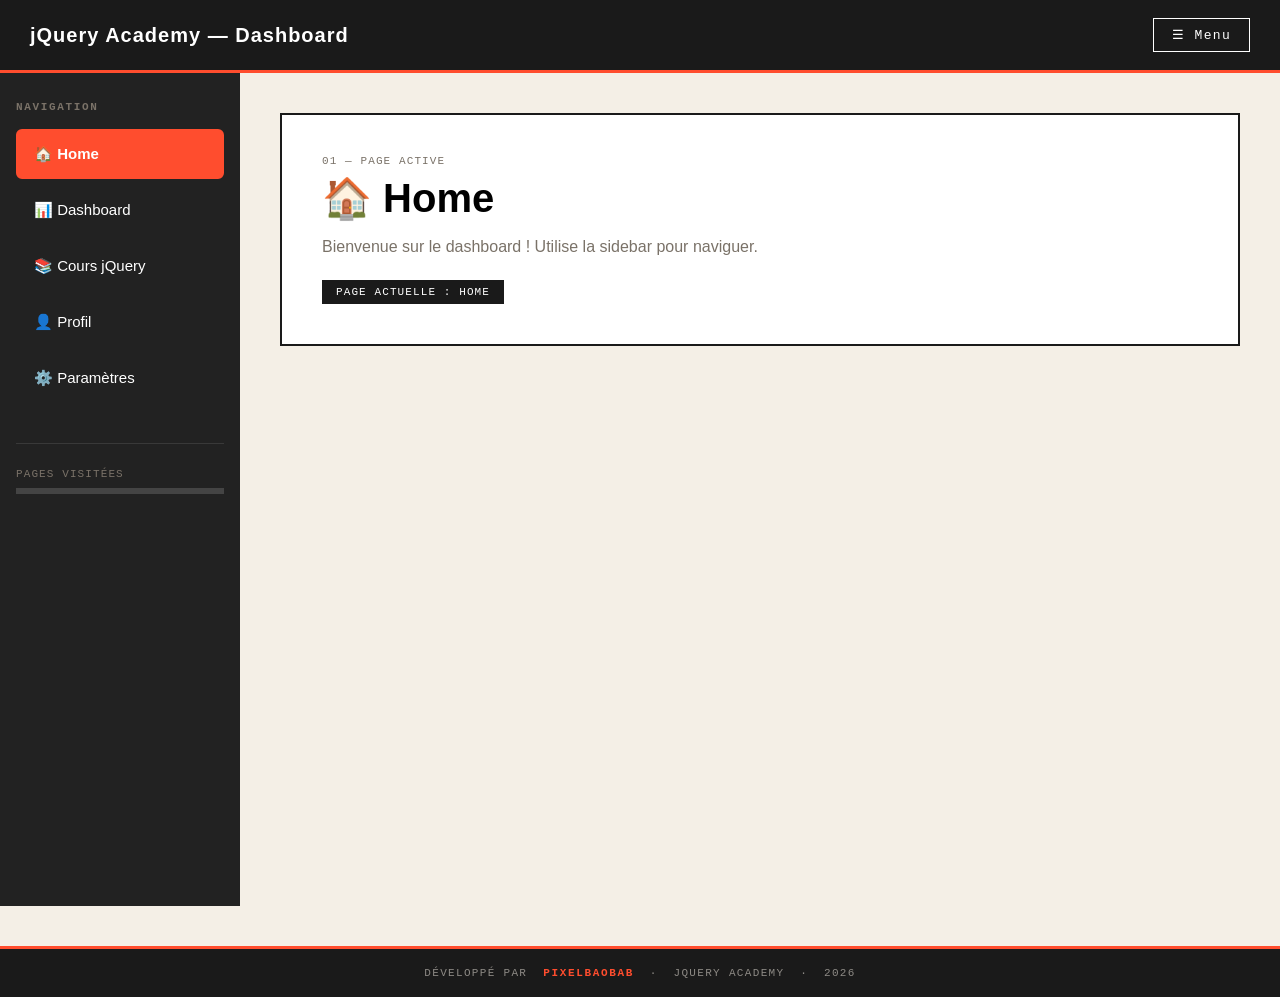
<file: Badr/Bryan/bloc2-starter.html>
<!DOCTYPE html>
<html lang="fr">

<head>
    <meta charset="UTF-8">
    <meta name="viewport" content="width=device-width, initial-scale=1.0">
    <title>BLOC 2 — Navbar & Navigation jQuery</title>

    <script src="https://code.jquery.com/jquery-3.7.1.min.js"></script>

    <style>
        /* ============================================================
   BASE — fourni, ne pas modifier
============================================================ */
        * {
            margin: 0;
            padding: 0;
            box-sizing: border-box;
        }

        body {
            font-family: Arial, sans-serif;
            background: #f4efe6;
        }

        /* Header */
        .app-header {
            background: #1a1a1a;
            color: white;
            padding: 18px 30px;
            display: flex;
            justify-content: space-between;
            align-items: center;
            border-bottom: 3px solid #ff4d2e;
        }

        .app-header h1 {
            font-size: 20px;
            letter-spacing: 0.05em;
        }

        .menu-btn {
            padding: 8px 18px;
            background: transparent;
            border: 1px solid white;
            color: white;
            font-family: monospace;
            font-size: 13px;
            letter-spacing: 0.1em;
            cursor: pointer;
            transition: background 0.2s;
        }

        .menu-btn:hover {
            background: #ff4d2e;
            border-color: #ff4d2e;
        }

        /* Layout */
        .container {
            display: flex;
            min-height: calc(100vh - 67px);
        }

        /* Sidebar */
        .sidebar {
            width: 240px;
            background: #222;
            color: white;
            padding: 28px 16px;
            flex-shrink: 0;
        }

        .sidebar h3 {
            font-family: monospace;
            font-size: 11px;
            text-transform: uppercase;
            letter-spacing: 0.15em;
            color: #7a7268;
            margin-bottom: 16px;
        }

        .sidebar ul {
            list-style: none;
        }

        .navLink {
            padding: 14px 16px;
            margin-bottom: 6px;
            cursor: pointer;
            border-radius: 6px;
            font-size: 15px;
            display: flex;
            align-items: center;
            gap: 12px;
            border: 2px solid transparent;
            transition: all 0.25s;
        }

        .navLink:hover {
            background: #333;
            transform: translateX(4px);
        }

        .navLink.activeNav {
            background: #ff4d2e;
            border-color: #ff4d2e;
            font-weight: bold;
        }

        /* Barre de progression sidebar */
        .progress-section {
            margin-top: 40px;
            padding-top: 24px;
            border-top: 1px solid rgba(255, 255, 255, 0.1);
        }

        .progress-section .label {
            font-family: monospace;
            font-size: 11px;
            color: #7a7268;
            text-transform: uppercase;
            letter-spacing: 0.1em;
            margin-bottom: 8px;
        }

        .progress-track {
            height: 6px;
            background: #444;
        }

        .progress-fill {
            height: 100%;
            background: #ff4d2e;
            width: 0%;
            transition: width 0.5s;
        }

        /* Main */
        main {
            flex: 1;
            padding: 40px;
        }

        /* Pages */
        .page {
            display: none;
        }

        .activePage {
            display: block;
        }

        .page-content {
            background: white;
            border: 2px solid #1a1a1a;
            padding: 40px;
        }

        .page-content h2 {
            font-size: 40px;
            margin-bottom: 8px;
        }

        .page-content .num {
            font-family: monospace;
            font-size: 11px;
            color: #7a7268;
            text-transform: uppercase;
            letter-spacing: 0.1em;
            margin-bottom: 8px;
        }

        .page-content p {
            color: #7a7268;
            margin-top: 12px;
            line-height: 1.6;
        }

        /* Badge page active */
        .badge {
            display: inline-block;
            margin-top: 20px;
            padding: 6px 14px;
            background: #1a1a1a;
            color: white;
            font-family: monospace;
            font-size: 11px;
            text-transform: uppercase;
            letter-spacing: 0.1em;
        }

        /* Notification toast */
        #toast {
            position: fixed;
            bottom: 30px;
            right: 30px;
            background: #1a1a1a;
            color: white;
            padding: 14px 20px;
            font-family: monospace;
            font-size: 13px;
            border-left: 4px solid #ff4d2e;
            display: none;
            z-index: 999;
        }
    </style>
</head>

<body>

    <!-- ============================================================
     HEADER
============================================================ -->
    <header class="app-header">
        <h1>jQuery Academy — Dashboard</h1>
        <button class="menu-btn" id="toggleMenu">☰ Menu</button>
    </header>


    <div class="container">

        <!-- ============================================================
         SIDEBAR
    ============================================================ -->
        <aside class="sidebar" id="sidebar">

            <h3>Navigation</h3>

            <ul>
                <!-- data-page relie chaque lien à une section -->
                <li class="navLink activeNav" data-page="homePage">
                    🏠 Home
                </li>
                <li class="navLink" data-page="dashboardPage">
                    📊 Dashboard
                </li>
                <li class="navLink" data-page="coursePage">
                    📚 Cours jQuery
                </li>
                <li class="navLink" data-page="profilePage">
                    👤 Profil
                </li>
                <li class="navLink" data-page="settingsPage">
                    ⚙️ Paramètres
                </li>
            </ul>

            <!-- Barre de progression (bonus) -->
            <div class="progress-section">
                <div class="label">Pages visitées</div>
                <div class="progress-track">
                    <div class="progress-fill" id="progressFill"></div>
                </div>
            </div>

        </aside>


        <!-- ============================================================
         CONTENU PRINCIPAL
    ============================================================ -->
        <main>

            <!-- Home -->
            <section id="homePage" class="page activePage">
                <div class="page-content">
                    <div class="num">01 — Page active</div>
                    <h2>🏠 Home</h2>
                    <p>Bienvenue sur le dashboard ! Utilise la sidebar pour naviguer.</p>
                    <div class="badge">Page actuelle : Home</div>
                </div>
            </section>

            <!-- Dashboard -->
            <section id="dashboardPage" class="page">
                <div class="page-content">
                    <div class="num">02 — Page active</div>
                    <h2>📊 Dashboard</h2>
                    <p>Contenu du tableau de bord.</p>
                    <div class="badge">Page actuelle : Dashboard</div>
                </div>
            </section>

            <!-- Cours -->
            <section id="coursePage" class="page">
                <div class="page-content">
                    <div class="num">03 — Page active</div>
                    <h2>📚 Cours jQuery</h2>
                    <p>Le cours interactif jQuery.</p>
                    <div class="badge">Page actuelle : Cours jQuery</div>
                </div>
            </section>

            <!-- Profil -->
            <section id="profilePage" class="page">
                <div class="page-content">
                    <div class="num">04 — Page active</div>
                    <h2>👤 Profil</h2>
                    <p>Informations du compte.</p>
                    <div class="badge">Page actuelle : Profil</div>
                </div>
            </section>

            <!-- Paramètres -->
            <section id="settingsPage" class="page">
                <div class="page-content">
                    <div class="num">05 — Page active</div>
                    <h2>⚙️ Paramètres</h2>
                    <p>Configuration de l'application.</p>
                    <div class="badge">Page actuelle : Paramètres</div>
                </div>
            </section>

        </main>

    </div>

    <!-- Toast notification -->
    <div id="toast"></div>


    <script>
        /* ============================================================
           SUIVI des pages visitées (utilisé pour la barre de progression)
        ============================================================ */
        const visitedPages = new Set(["homePage"]); // Home visitée par défaut


        /* ============================================================
           TODO 1 — Navigation par clic sur .navLink
           ─────────────────────────────────────────
           Quand on clique sur un lien de la sidebar :
        
           ÉTAPE A — Gérer l'état actif du lien cliqué
             → Retirer "activeNav" de tous les .navLink
             → Ajouter "activeNav" sur $(this)
        
           ÉTAPE B — Récupérer l'ID de la page à afficher
             → Utiliser $(this).data("page") pour lire data-page="..."
        
           ÉTAPE C — Cacher toutes les sections .page
             → Utiliser .hide() (ou .removeClass("activePage"))
        
           ÉTAPE D — Afficher la bonne section
             → Sélectionner avec $("#" + page)
             → Utiliser .fadeIn(400) pour l'animation
             → Ajouter la classe "activePage"
        
           ÉTAPE E — Afficher un toast de notification
             → Mettre le nom de la page dans #toast
             → .show() puis .delay(1800).fadeOut(400)
        
           BONUS — Mettre à jour la barre de progression
             → Ajouter l'ID de la page dans visitedPages (Set)
             → Calculer le % : visitedPages.size / 5 * 100
             → Animer #progressFill avec .animate({width: pct+"%"}, 400)
        ============================================================ */

        $(".navLink").on("click", function () {

            // Ton code ici ↓
            $(".navLink").removeClass("activeNav");
            $(this).addClass("activeNav");
            const page = $(this).data("page");
            $(".page")
                .hide()
                .removeClass("activePage");

            $("#" + page)
                .fadeIn(400)
                .addClass("activePage");
            $("#toast")
                .text("Page : " + $(this).text().trim())
                .stop(true, true)
                .fadeIn(200)
                .delay(1800)
                .fadeOut(400);
            visitedPages.add(page);

            const pct = (visitedPages.size / 5) * 100;
            $("#progressFill").animate(
                {
                    width: pct + "%"

                },
                400
            );
        });


        /* ============================================================
           TODO 2 — Bouton ☰ Menu : afficher/cacher la sidebar
           ─────────────────────────────────────────────────────
           Au clic sur #toggleMenu :
             → Utiliser .animate({ width: "toggle" }, 400) sur #sidebar
             Ou alternativement :
             → Tester si la sidebar est visible avec .is(":visible")
             → Si visible → .slideUp() / si cachée → .slideDown()
             (Note : avec display:flex sur .container, préférer
              animate width ou toggleClass avec overflow:hidden)
        ============================================================ */

        $("#toggleMenu").on("click", function () {

            // Ton code ici ↓

            $("#sidebar").animate(
                { width: "toggle" },
                400
            );

        });

    </script>

    <!-- ============================================================
     FOOTER PIXELBAOBAB
============================================================ -->
    <footer style="
    margin-top: 40px;
    padding: 18px 30px;
    background: #1a1a1a;
    color: rgba(255,250,240,0.5);
    text-align: center;
    font-family: monospace;
    font-size: 11px;
    letter-spacing: 0.12em;
    text-transform: uppercase;
    border-top: 3px solid #ff4d2e;
">
        D&#233;velopp&#233; par&nbsp;
        <a href="https://www.pixelbaobab.com" target="_blank" rel="noopener" style="
           color: #ff4d2e;
           text-decoration: none;
           font-weight: bold;
           letter-spacing: 0.15em;
           transition: opacity 0.2s;
       " onmouseover="this.style.opacity='0.7'" onmouseout="this.style.opacity='1'">PixelBaobab</a>
        &nbsp;&middot;&nbsp; jQuery Academy &nbsp;&middot;&nbsp; 2026
    </footer>

</body>

</html>
</file>
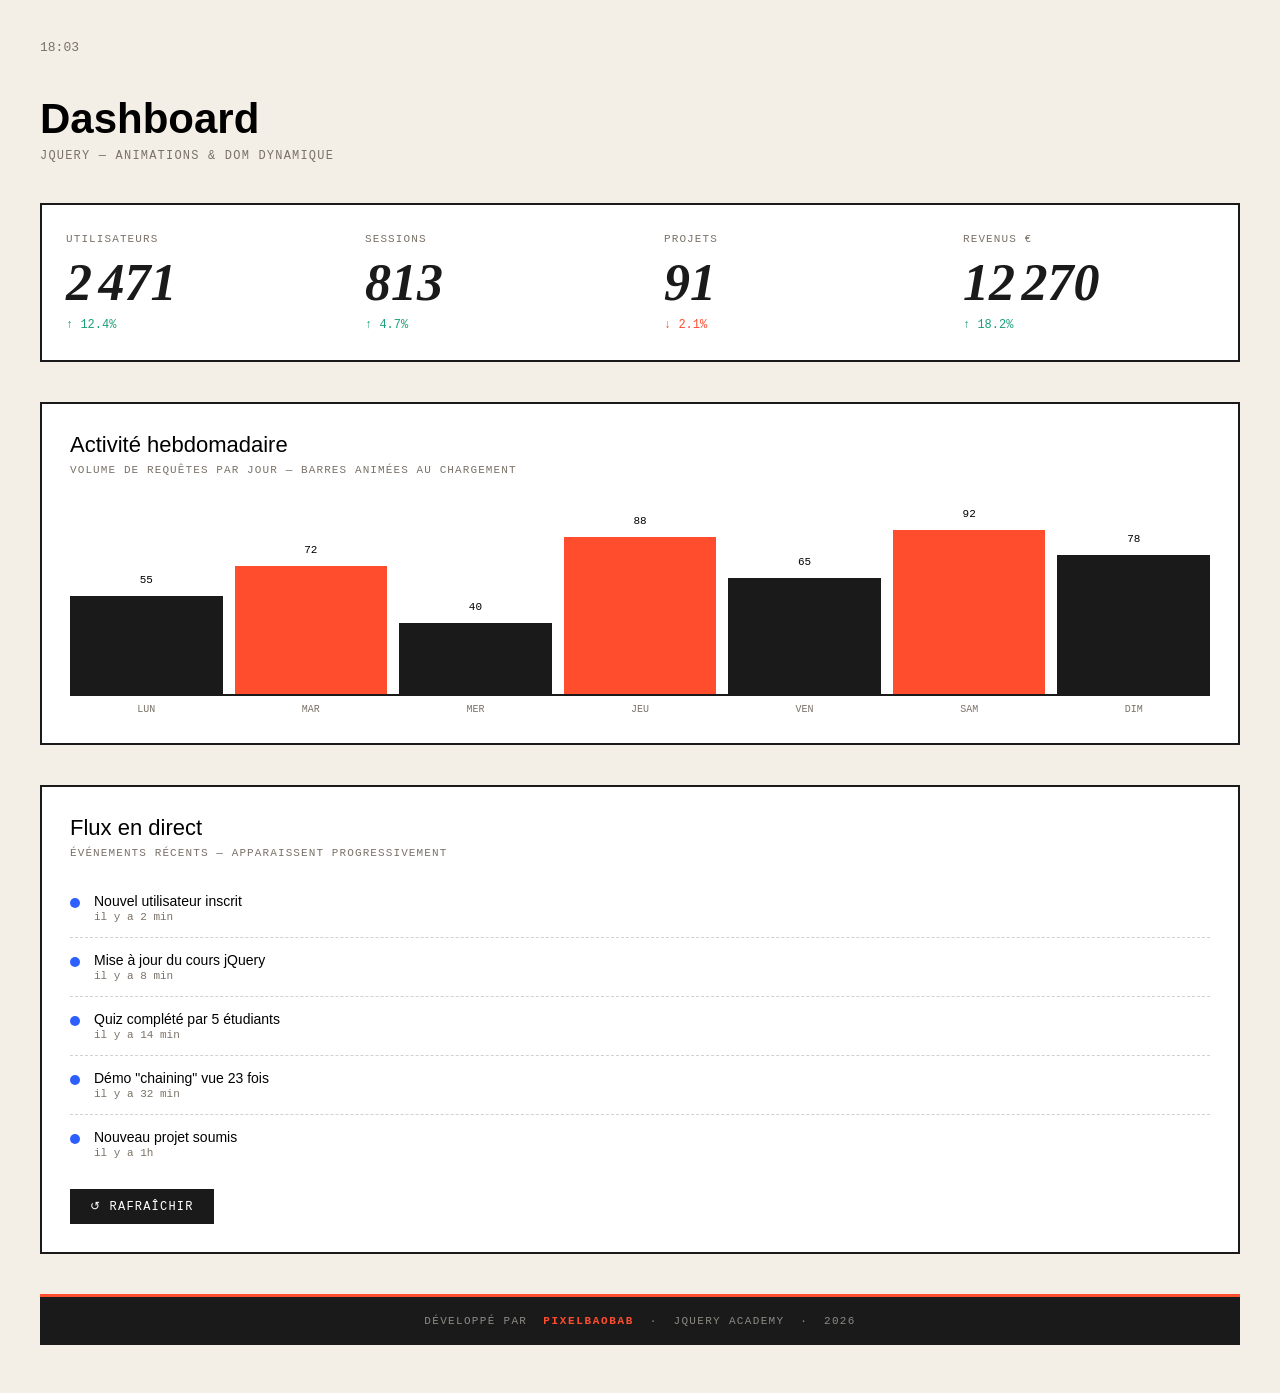
<file: Badr/Bryan/bloc3-starter.html>
<!DOCTYPE html>
<html lang="fr">
<head>
<meta charset="UTF-8">
<meta name="viewport" content="width=device-width, initial-scale=1.0">
<title>BLOC 3 — Dashboard Animé jQuery</title>

<script src="https://code.jquery.com/jquery-3.7.1.min.js"></script>

<style>
/* ============================================================
   BASE — fourni, ne pas modifier
============================================================ */
* { margin:0; padding:0; box-sizing:border-box; }
body { font-family: Arial, sans-serif; background: #f4efe6; padding: 40px; }

h1 {
    font-size: 42px;
    margin-bottom: 6px;
}
.sub {
    font-family: monospace;
    font-size: 12px;
    color: #7a7268;
    text-transform: uppercase;
    letter-spacing: 0.1em;
    margin-bottom: 40px;
}

/* Grille de stats */
.stats {
    display: grid;
    grid-template-columns: repeat(4, 1fr);
    gap: 0;
    border: 2px solid #1a1a1a;
    margin-bottom: 40px;
    background: #1a1a1a;
}
.statBox {
    background: white;
    padding: 28px 24px;
}
.statBox .label {
    font-family: monospace;
    font-size: 11px;
    text-transform: uppercase;
    letter-spacing: 0.1em;
    color: #7a7268;
}
.statBox .num {
    font-size: 52px;
    font-weight: 800;
    font-style: italic;
    margin: 8px 0 6px;
    color: #1a1a1a;
    font-family: Georgia, serif;
}
.statBox .delta {
    font-family: monospace;
    font-size: 12px;
}
.delta.up   { color: #1aa179; }
.delta.down { color: #ff4d2e; }

/* Section graphique en barres */
.section-title {
    font-size: 22px;
    margin-bottom: 6px;
}
.section-sub {
    font-family: monospace;
    font-size: 11px;
    color: #7a7268;
    text-transform: uppercase;
    letter-spacing: 0.1em;
    margin-bottom: 20px;
}

.bar-chart-wrap {
    background: white;
    border: 2px solid #1a1a1a;
    padding: 28px;
    margin-bottom: 40px;
}
.bars {
    display: flex;
    align-items: flex-end;
    gap: 12px;
    height: 200px;
    border-bottom: 2px solid #1a1a1a;
    padding-top: 20px;
}
.bar {
    flex: 1;
    background: #1a1a1a;
    position: relative;
    cursor: pointer;
    transition: opacity 0.2s;
    /* IMPORTANT : la hauteur sera mise à 0% puis animée par jQuery */
    height: 0%;
}
.bar:nth-child(even)     { background: #ff4d2e; }
.bar:hover               { opacity: 0.7; }
.bar .val {
    position: absolute;
    top: -22px; left: 50%;
    transform: translateX(-50%);
    font-family: monospace;
    font-size: 11px;
}
.bars-labels {
    display: flex;
    gap: 12px;
    margin-top: 8px;
}
.bars-labels span {
    flex: 1;
    text-align: center;
    font-family: monospace;
    font-size: 10px;
    color: #7a7268;
}

/* Flux en direct */
.feed-wrap {
    background: white;
    border: 2px solid #1a1a1a;
    padding: 28px;
    margin-bottom: 40px;
}
.feed-item {
    display: flex;
    gap: 14px;
    padding: 14px 0;
    border-bottom: 1px dashed rgba(26,26,26,0.2);
    font-size: 14px;
    /* Sera animé au chargement */
    opacity: 0;
}
.feed-item:last-child { border: none; }
.feed-item .dot {
    width: 10px; height: 10px; border-radius: 50%;
    background: #2d5fff;
    margin-top: 5px;
    flex-shrink: 0;
}
.feed-item .when {
    display: block;
    font-family: monospace;
    font-size: 11px;
    color: #7a7268;
    margin-top: 2px;
}

/* Bouton refresh */
.refresh-btn {
    padding: 10px 20px;
    background: #1a1a1a;
    color: white;
    border: none;
    font-family: monospace;
    font-size: 12px;
    text-transform: uppercase;
    letter-spacing: 0.1em;
    cursor: pointer;
    margin-top: 16px;
    transition: background 0.2s;
}
.refresh-btn:hover { background: #ff4d2e; }
.refresh-btn.spinning { animation: spin 0.6s linear; }
@keyframes spin {
    from { transform: rotate(0deg); }
    to   { transform: rotate(360deg); }
}

/* Horloge */
#clock {
    font-family: monospace;
    font-size: 13px;
    color: #7a7268;
    margin-bottom: 40px;
}
</style>
</head>
<body>

<div id="clock">⏱ Dernière mise à jour : --:--</div>

<h1>Dashboard</h1>
<div class="sub">jQuery — Animations & DOM dynamique</div>


<!-- ============================================================
     SECTION 1 : COMPTEURS ANIMÉS
============================================================ -->
<div class="stats">

    <div class="statBox">
        <div class="label">Utilisateurs</div>
        <!-- data-target = la valeur cible du compteur -->
        <div class="num counter" data-target="2540">0</div>
        <div class="delta up">↑ 12.4%</div>
    </div>

    <div class="statBox">
        <div class="label">Sessions</div>
        <div class="num counter" data-target="847">0</div>
        <div class="delta up">↑ 4.7%</div>
    </div>

    <div class="statBox">
        <div class="label">Projets</div>
        <div class="num counter" data-target="95">0</div>
        <div class="delta down">↓ 2.1%</div>
    </div>

    <div class="statBox">
        <div class="label">Revenus €</div>
        <div class="num counter" data-target="12780">0</div>
        <div class="delta up">↑ 18.2%</div>
    </div>

</div>


<!-- ============================================================
     SECTION 2 : GRAPHIQUE EN BARRES
============================================================ -->
<div class="bar-chart-wrap">

    <div class="section-title">Activité hebdomadaire</div>
    <div class="section-sub">Volume de requêtes par jour — barres animées au chargement</div>

    <div class="bars" id="barChart">
        <!-- data-h = hauteur en % de chaque barre -->
        <div class="bar" data-h="55"><span class="val">55</span></div>
        <div class="bar" data-h="72"><span class="val">72</span></div>
        <div class="bar" data-h="40"><span class="val">40</span></div>
        <div class="bar" data-h="88"><span class="val">88</span></div>
        <div class="bar" data-h="65"><span class="val">65</span></div>
        <div class="bar" data-h="92"><span class="val">92</span></div>
        <div class="bar" data-h="78"><span class="val">78</span></div>
    </div>

    <div class="bars-labels">
        <span>LUN</span><span>MAR</span><span>MER</span>
        <span>JEU</span><span>VEN</span><span>SAM</span><span>DIM</span>
    </div>

</div>


<!-- ============================================================
     SECTION 3 : FLUX D'ACTIVITÉ (apparition échelonnée)
============================================================ -->
<div class="feed-wrap">

    <div class="section-title">Flux en direct</div>
    <div class="section-sub">Événements récents — apparaissent progressivement</div>

    <div id="liveFeed">

        <div class="feed-item">
            <div class="dot"></div>
            <div>Nouvel utilisateur inscrit <span class="when">il y a 2 min</span></div>
        </div>

        <div class="feed-item">
            <div class="dot"></div>
            <div>Mise à jour du cours jQuery <span class="when">il y a 8 min</span></div>
        </div>

        <div class="feed-item">
            <div class="dot"></div>
            <div>Quiz complété par 5 étudiants <span class="when">il y a 14 min</span></div>
        </div>

        <div class="feed-item">
            <div class="dot"></div>
            <div>Démo "chaining" vue 23 fois <span class="when">il y a 32 min</span></div>
        </div>

        <div class="feed-item">
            <div class="dot"></div>
            <div>Nouveau projet soumis <span class="when">il y a 1h</span></div>
        </div>

    </div>

    <button class="refresh-btn" id="refreshFeed">↺ Rafraîchir</button>

</div>


<script>

/* ============================================================
   TODO 1 — Horloge : afficher l'heure actuelle dans #clock
   ──────────────────────────────────────────────────────────
   - Créer une fonction updateClock() qui :
       → Crée un new Date()
       → Formate l'heure avec .toLocaleTimeString("fr-FR", { hour:"2-digit", minute:"2-digit" })
       → Met à jour le texte de #clock avec .text()
   - Appeler updateClock() une première fois immédiatement
   - Utiliser setInterval() pour rappeler toutes les 60 000ms
============================================================ */

// Ton code ici ↓
$(function() {

    function updateClock() {
        let now = new Date();
        let time = now.toLocaleTimeString("fr-FR", { hour:"2-digit", minute:"2-digit" });
        $("#clock")
        
        .text(time);
    }

    updateClock(); // appel initial

    // Ton code ici ↓
    setInterval(updateClock, 60000);

});

/* ============================================================
   TODO 2 — Compteurs animés avec $().animate()
   ─────────────────────────────────────────────
   - Utiliser .each() pour boucler sur tous les .counter
   - Pour chaque compteur :
       → Lire la valeur cible avec $(this).data("target")
       → Stocker $(this) dans une variable (ex: let $el = $(this))
       → Utiliser cette technique jQuery :
           $({ n: 0 }).animate({ n: target }, {
               duration: 1500,
               easing: "swing",
               step: function() {
                   $el.text( Math.floor(this.n).toLocaleString("fr-FR") );
               },
               complete: function() {
                   $el.text( target.toLocaleString("fr-FR") );
               }
           });
   Pourquoi $({ n: 0 }) ? jQuery ne peut animer que des propriétés CSS.
   En encapsulant dans un objet, on anime une propriété numérique custom !
============================================================ */

$(".counter").each(function() {

    // Ton code ici ↓
    let target = $(this).data("target");
    let $el = $(this);



    $({ n: 0 }).animate({ n: target }, {
        duration: 1500,
        easing: "swing",
        step: function() {
            $el.text( Math.floor(this.n).toLocaleString("fr-FR") );
        },
        complete: function() {
            $el.text( target.toLocaleString("fr-FR") );
        }
    });

});


/* ============================================================
   TODO 3 — Graphique en barres animé au chargement
   ─────────────────────────────────────────────────
   - Utiliser .each() sur #barChart .bar
   - Pour chaque barre :
       → Lire la hauteur cible avec $(this).data("h")
       → Utiliser .delay(i * 100) pour échelonner l'apparition
       → Puis .animate({ height: h + "%" }, 700)
   Note : i est le 2e paramètre de la fonction .each()
   ex: $(".bar").each(function(i) { ... })
============================================================ */

$("#barChart .bar").each(function(i) {

    // Ton code ici ↓
    let h = $(this).data("h");
    $(this).delay(i * 100).animate({ height: h + "%" }, 700);

});


/* ============================================================
   TODO 4 — Flux d'activité : apparition progressive
   ──────────────────────────────────────────────────
   - Utiliser .each() sur les .feed-item
   - Pour chaque item (index i) :
       → Utiliser .delay(i * 200) pour décaler l'animation
       → Puis .animate({ opacity: 1 }, 400)
       → BONUS : animer aussi un léger translateX avec le paramètre "step"
           step: function(now) {
               $(this).css("transform", "translateX(" + ((1-now)*-12) + "px)");
           }
============================================================ */

function animateFeed() {
    $(".feed-item").css({ opacity: 0 }); // reset

    $(".feed-item").each(function(i) {

        // Ton code ici ↓
        $(this).delay(i * 200).animate(
            { opacity: 1 },
            {
                duration: 400,
                step: function(now) {
                    $(this).css("transform", "translateX(" + ((1-now)*-12) + "px)");
                }
            }
        );

    });
}

animateFeed(); // appel initial


/* ============================================================
   TODO 5 — Bouton "Rafraîchir" le flux
   ─────────────────────────────────────
   Au clic sur #refreshFeed :
     → Ajouter la classe "spinning" sur $(this) pour l'animation
     → Retirer la classe après 600ms avec setTimeout
     → Rappeler animateFeed() après 300ms
============================================================ */

$("#refreshFeed").on("click", function() {

    // Ton code ici ↓
    let $btn = $(this);

    $btn.addClass("spinning");

    setTimeout(() => $btn.removeClass("spinning"), 600);
    setTimeout(animateFeed, 300);

});

</script>

<!-- ============================================================
     FOOTER PIXELBAOBAB
============================================================ -->
<footer style="
    margin-top: 40px;
    padding: 18px 30px;
    background: #1a1a1a;
    color: rgba(255,250,240,0.5);
    text-align: center;
    font-family: monospace;
    font-size: 11px;
    letter-spacing: 0.12em;
    text-transform: uppercase;
    border-top: 3px solid #ff4d2e;
">
    D&#233;velopp&#233; par&nbsp;
    <a href="https://www.pixelbaobab.com"
       target="_blank"
       rel="noopener"
       style="
           color: #ff4d2e;
           text-decoration: none;
           font-weight: bold;
           letter-spacing: 0.15em;
           transition: opacity 0.2s;
       "
       onmouseover="this.style.opacity='0.7'"
       onmouseout="this.style.opacity='1'"
    >PixelBaobab</a>
    &nbsp;&middot;&nbsp; jQuery Academy &nbsp;&middot;&nbsp; 2026
</footer>

</body>
</html>
</file>
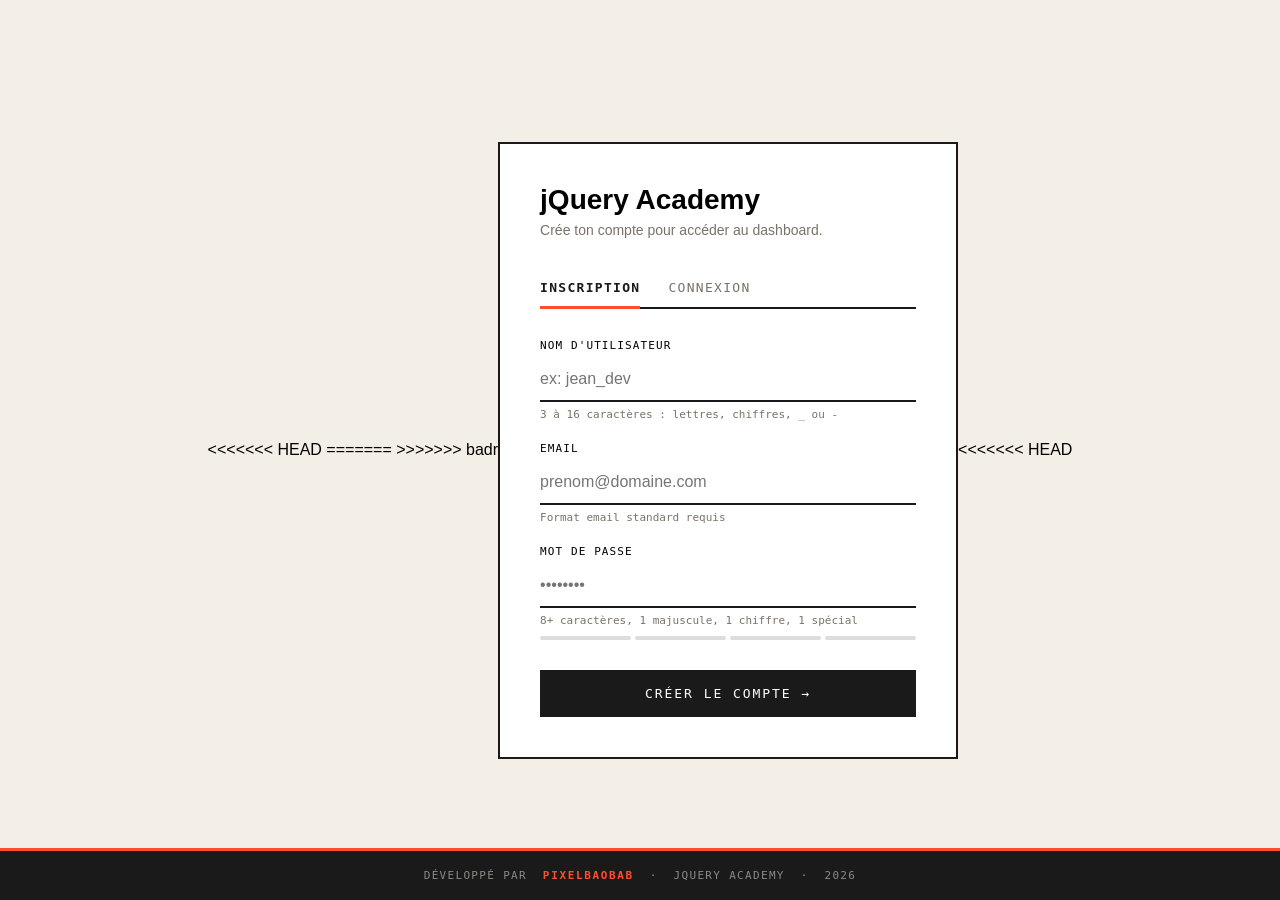
<file: Badr/Bryan/login.html>
<!DOCTYPE html>
<html lang="fr">

<head>
    <meta charset="UTF-8">
    <meta name="viewport" content="width=device-width, initial-scale=1.0">
    <title>BLOC 1 — Authentification & Regex</title>

<<<<<<< HEAD
    <script src="https://code.jquery.com/jquery-3.7.1.min.js"></script>

    <style>
        /* ============================================================
   BASE — fourni, ne pas modifier
============================================================ */
        * {
            margin: 0;
            padding: 0;
            box-sizing: border-box;
        }

        body {
            font-family: Arial, sans-serif;
            background: #f4efe6;
            min-height: 100vh;
            display: flex;
            align-items: center;
            justify-content: center;
        }

        .auth-box {
            background: white;
            border: 2px solid #1a1a1a;
            padding: 40px;
            width: 460px;
        }

        .auth-box h1 {
            font-size: 28px;
            margin-bottom: 6px;
        }

        .auth-box .sub {
            color: #7a7268;
            font-size: 14px;
            margin-bottom: 30px;
        }

        /* Tabs */
        .tabs {
            display: flex;
            gap: 0;
            margin-bottom: 30px;
            border-bottom: 2px solid #1a1a1a;
        }

        .tab {
            padding: 12px 0;
            margin-right: 28px;
            font-family: monospace;
            font-size: 13px;
            text-transform: uppercase;
            letter-spacing: 0.1em;
            cursor: pointer;
            background: none;
            border: none;
            color: #7a7268;
            position: relative;
        }

        .tab.active {
            color: #1a1a1a;
            font-weight: bold;
        }

        .tab.active::after {
            content: "";
            position: absolute;
            bottom: -2px;
            left: 0;
            right: 0;
            height: 3px;
            background: #ff4d2e;
        }

        /* Champs */
        .field {
            margin-bottom: 20px;
        }

        .field label {
            display: block;
            font-family: monospace;
            font-size: 11px;
            text-transform: uppercase;
            letter-spacing: 0.1em;
            margin-bottom: 6px;
        }

        .field input {
            width: 100%;
            padding: 12px 0;
            border: none;
            border-bottom: 2px solid #1a1a1a;
            background: transparent;
            font-size: 16px;
            outline: none;
            transition: border-color 0.2s;
        }

        .field input:focus {
            border-bottom-color: #2d5fff;
        }

        .field .hint {
            margin-top: 6px;
            font-family: monospace;
            font-size: 11px;
            color: #7a7268;
            min-height: 14px;
        }

        /* États de validation */
        .field.error input {
            border-bottom-color: #ff4d2e;
        }

        .field.error .hint {
            color: #ff4d2e;
            font-weight: bold;
        }

        .field.ok input {
            border-bottom-color: #1aa179;
        }

        .field.ok .hint {
            color: #1aa179;
            font-weight: bold;
        }

        .field.ok .hint::before {
            content: "✓ ";
        }

        /* Jauge mot de passe */
        .strength {
            display: flex;
            gap: 4px;
            margin-top: 8px;
        }

        .strength span {
            flex: 1;
            height: 4px;
            background: #ddd;
            border-radius: 2px;
            transition: background 0.3s;
        }

        .strength span.faible {
            background: #ff4d2e;
        }

        .strength span.moyen {
            background: #ffd23f;
        }

        .strength span.fort {
            background: #1aa179;
        }

        /* Bouton */
        .submit-btn {
            width: 100%;
            padding: 16px;
            background: #1a1a1a;
            color: white;
            border: none;
            font-family: monospace;
            font-size: 13px;
            text-transform: uppercase;
            letter-spacing: 0.15em;
            cursor: pointer;
            margin-top: 10px;
            transition: background 0.2s, transform 0.15s;
        }

        .submit-btn:hover {
            background: #ff4d2e;
        }

        .submit-btn.shake {
            animation: shake 0.4s;
        }

        @keyframes shake {

            0%,
            100% {
                transform: translateX(0);
            }

            25% {
                transform: translateX(-8px);
            }

            75% {
                transform: translateX(8px);
            }
        }

        /* Flash message */
        .flash {
            margin-top: 16px;
            padding: 12px 16px;
            font-family: monospace;
            font-size: 12px;
            border-left: 4px solid;
            display: none;
        }

        .flash.ok {
            background: rgba(26, 161, 121, 0.1);
            border-color: #1aa179;
            color: #1aa179;
        }

        .flash.err {
            background: rgba(255, 77, 46, 0.1);
            border-color: #ff4d2e;
            color: #ff4d2e;
        }

        /* Page de bienvenue (cachée au départ) */
        #welcome {
            text-align: center;
            display: none;
        }

        #welcome h2 {
            font-size: 36px;
            margin-bottom: 12px;
        }

        #welcome p {
            color: #7a7268;
            margin-bottom: 24px;
        }

        #welcome .logout {
            padding: 10px 24px;
            background: #1a1a1a;
            color: white;
            border: none;
            font-family: monospace;
            cursor: pointer;
        }
    </style>
=======

>>>>>>> badr
</head>

<body>

    <!-- ============================================================
     ZONE D'AUTHENTIFICATION
============================================================ -->
    <div id="authBox" class="auth-box">

        <h1>jQuery Academy</h1>
        <p class="sub">Crée ton compte pour accéder au dashboard.</p>

        <!-- TABS -->
        <div class="tabs">
            <button class="tab active" data-form="signupForm">Inscription</button>
            <button class="tab" data-form="loginForm">Connexion</button>
        </div>


        <!-- ==============================
         FORMULAIRE INSCRIPTION
    ============================== -->
        <div id="signupForm">

            <!-- Champ username -->
            <div class="field" id="f-username">
                <label for="signup-username">Nom d'utilisateur</label>
                <input type="text" id="signup-username" placeholder="ex: jean_dev" autocomplete="off">
                <div class="hint">3 à 16 caractères : lettres, chiffres, _ ou -</div>
            </div>

            <!-- Champ email -->
            <div class="field" id="f-email">
                <label for="signup-email">Email</label>
                <input type="email" id="signup-email" placeholder="prenom@domaine.com" autocomplete="off">
                <div class="hint">Format email standard requis</div>
            </div>

            <!-- Champ password -->
            <div class="field" id="f-password">
                <label for="signup-password">Mot de passe</label>
                <input type="password" id="signup-password" placeholder="••••••••" autocomplete="off">
                <div class="hint">8+ caractères, 1 majuscule, 1 chiffre, 1 spécial</div>
                <!-- Jauge de force -->
                <div class="strength">
                    <span></span>
                    <span></span>
                    <span></span>
                    <span></span>
                </div>
            </div>

            <button class="submit-btn" id="signupBtn">Créer le compte →</button>

            <div class="flash" id="signupFlash"></div>

        </div>


        <!-- ==============================
         FORMULAIRE CONNEXION
    ============================== -->
        <div id="loginForm" style="display:none">

            <div class="field" id="f-login-email">
                <label for="login-email">Email</label>
                <input type="email" id="login-email" placeholder="prenom@domaine.com" autocomplete="off">
                <div class="hint">&nbsp;</div>
            </div>

            <div class="field" id="f-login-password">
                <label for="login-password">Mot de passe</label>
                <input type="password" id="login-password" placeholder="••••••••" autocomplete="off">
                <div class="hint">&nbsp;</div>
            </div>

            <button class="submit-btn" id="loginBtn">Se connecter →</button>

            <div class="flash" id="loginFlash"></div>

        </div>

    </div>


    <!-- ============================================================
     PAGE D'ACCUEIL (après connexion)
============================================================ -->
    <div id="welcome" class="auth-box">
        <h2>Bienvenue 🎉</h2>
        <p id="welcomeMsg">Connexion réussie !</p>
        <button class="logout" id="logoutBtn">Se déconnecter</button>
    </div>


<<<<<<< HEAD
    <script>
        /* ============================================================
           ÉTAT GLOBAL (stocke le compte inscrit en mémoire)
        ============================================================ */
        let registeredUser = null; // { username, email, password }
        let isLoggedIn = false;


        /* ============================================================
           REGEX — à compléter !
           Référence MDN : https://developer.mozilla.org/fr/docs/Web/JavaScript/Guide/Regular_expressions
        ============================================================ */
        const REGEX = {

            // TODO 1 — Regex username
            // Règle : entre 3 et 16 caractères
            //         uniquement lettres (a-z, A-Z), chiffres, underscore _ ou tiret -
            // Indice : ^ = début, $ = fin, [groupe]{min,max}
            username: /^[a-zA-Z0-9_-]{3,16}$/,

            // TODO 2 — Regex email
            // Règle : qqch @ qqch . qqch (au moins 2 lettres pour le domaine)
            // Indice : \. pour un vrai point, + = un ou plusieurs, {2,} = au moins 2
            email: /^[a-zA-Z]+@[a-zA-Z]+\.[a-zA-Z]{2,}]+$/,
            // TODO 3 — Regex password (la plus complexe !)
            // Règle : 8 caractères minimum
            //         au moins 1 minuscule, 1 majuscule, 1 chiffre, 1 caractère spécial
            // Indice : (?=...) = lookahead positif (vérifie sans consommer)
            //          (?=.*[A-Z]) = doit contenir au moins une majuscule quelque part
            password: /^(?=.*[a-z])(?=.*[A-Z])(?=.*[!@#$%^&*()_\-+=])(?=.*\d).{8,}$/,

        };


        /* ============================================================
           TABS — basculer entre Inscription et Connexion
        ============================================================ */

        // TODO 4 — Au clic sur un .tab :
        //   1. Retirer la classe "active" de tous les .tab
        //   2. Ajouter "active" sur $(this)
        //   3. Lire l'attribut data-form avec $(this).data("form")
        //   4. Cacher tous les formulaires, afficher le bon avec fadeIn(300)

        $(".tab").on("click", function () {
            $(".tab").removeClass("active");
            $(this).addClass("active");

            const form = $(this).data("form");


            $("#signupForm, #loginForm").hide();
            $("#" + form).fadeIn(300);
        });




        /* ============================================================
           VALIDATION TEMPS RÉEL — username
        ============================================================ */

        // TODO 5 — Sur l'événement "keyup" de #signup-username :
        //   - Récupérer la valeur avec .val()
        //   - Tester avec REGEX.username.test(valeur)
        //   - Si valide → ajouter classe "ok" sur #f-username, message positif dans .hint
        //   - Si invalide → ajouter classe "error", message d'erreur précis dans .hint
        //   - Penser à .removeClass("ok error") au début pour reset l'état précédent

        $("#signup-username").on("keyup", function () {

            // Ton code ici ↓
            $("#f-username").removeClass("ok error");
            const val = $(this).val();
            if (REGEX.username.test(val)) {
                $("#f-username").addClass("ok");
                $("#f-username .hint").text("Nom d'utilisateur valide !");
            } else {
                $("#f-username").addClass("error");
                $("#f-username .hint").text("3-16 carac , ");
            }
        });


        /* ============================================================
           VALIDATION TEMPS RÉEL — email
        ============================================================ */

        // TODO 6 — Même logique que le username, pour #signup-email
        //           Tester avec REGEX.email.test(valeur)

        $("#signup-email").on("keyup", function () {

            // Ton code ici ↓
            $("#f-email").removeClass("ok error");
            const val = $(this).val();
            if (REGEX.email.test(val)) {
                $("#f-email").addClass("ok");
                $("#f-email .hint").text("Nom d'utilisateur valide !");
            } else {
                $("#f-email").addClass("error");
                $("#f-email .hint").text("3-16 carac , ");
            }
        });


        /* ============================================================
           VALIDATION TEMPS RÉEL — password + jauge de force
        ============================================================ */

        // TODO 7 — Sur "keyup" de #signup-password :
        //   a) Calculer un score de 0 à 4 :
        //      +1 si longueur >= 8
        //      +1 si contient minuscule ET majuscule
        //      +1 si contient un chiffre
        //      +1 si contient un caractère spécial
        //
        //   b) Mettre à jour la jauge .strength span :
        //      Utilise .each(function(i){...}) pour boucler sur les 4 spans
        //      Si i < score → ajouter la bonne classe (faible / moyen / fort)
        //      Sinon retirer toutes les classes
        //
        //   c) Valider ou invalider le champ avec REGEX.password.test(valeur)


        $("#signup-password").on("keyup", function () {

            const password = $(this).val();
            let num = 0;


            if (password.length >= 8) num++;
            if (/[!@#$%^&*()_\-+=]/.test(password)) num++;
            if (/[A-Z]/.test(password)) num++;
            if (/[0-9]/.test(password)) num++;


            $(".strength span").each(function (i) {
                $(this).removeClass("faible moyen fort");

                if (i < num) {
                    if (num <= 1) $(this).addClass("faible");
                    else if (num <= 3) $(this).addClass("moyen");
                    else $(this).addClass("fort");
                }
            });

            $("#f-password").removeClass("ok error");

            if (REGEX.password.test(password)) {
                $("#f-password").addClass("ok");
                $("#f-password .hint").text("Mot de passe valide ");
            } else {
                $("#f-password").addClass("error");
                $("#f-password .hint").text("8+ caractères, maj, min, chiffre, spécial");
            }

        });

        /*$("#signup-password").on("keyup", function() {
        
            // Ton code ici ↓
        const  password= $(this).val();
        let num = 0 ;
        if (password.lenght >= 8)num++;
        if (/[!@#$%^&*()_\-+=]/.test(password)) num++;
            $(".strenght span").each(function (i) {
                  $("this").removeClass("faible moyen fort");
                  if (i > num) {
                    if (num <= 1) $("this").addClass("faible");
                    else if (num <= 3) $("this").addClass("moyen");
                    else $("this").add("fort");
                  }
               
         });
        
        $("#f-password").removeClass("ok error");
            const val = $(this).val();
            if (REGEX.password.test(val)) {
                $("#f-password").addClass("ok");
                $("#f-password .hint").text("Mot de passe valide !");
            } else {
                $("#f-password").addClass("error");
                $("#f-password .hint").text("3-16 carac");
            }
            
        });
         */



        /* ============================================================
           BOUTON INSCRIPTION
        ============================================================ */

        // TODO 8 — Au clic sur #signupBtn :
        //   1. Lire les 3 valeurs (username, email, password)
        //   2. Tester les 3 regex
        //   3. Si erreurs → collecter dans un tableau, shake sur le bouton,
        //      afficher dans #signupFlash (classe "err") avec .slideDown(300)
        //   4. Si tout OK → stocker dans registeredUser = { username, email, password }
        //      Afficher message succès dans #signupFlash (classe "ok")
        //      Après 800ms, appeler doLogin()

        $("#signupBtn").on("click", function () {

            // Ton code ici ↓
            const username = $("#signup-username").val().trim();
            const email = $("#signup-email").val().trim();
            const password = $("#signup-password").val();
            const errors = [];
            if (!REGEX.username.test(username)) errors.push("Nom d'utilisateur invalide");
            if (!REGEX.email.test(email)) errors.push("Email invalide");
            if (!REGEX.password.test(password)) errors.push("Mot de passe invalide");
            if (errors.length > 0) {
                $(this).addClass("shake");
                setTimeout(() => {
                    $(this).removeClass("shake");
                }, 600);
                $("#signupFlash")
                    .removeClass("ok")
                    .addClass("err")
                    .html(errors.join("<br>"))
                    .hide()
                    .slideDown(300);
                return;
            }
            setTimeout(() => {
                doLogin();
            }, 800);

        });


        /* ============================================================
           BOUTON CONNEXION
        ============================================================ */

        // TODO 9 — Au clic sur #loginBtn :
        //   1. Vérifier que registeredUser existe (sinon → message "inscris-toi d'abord")
        //   2. Vérifier que l'email est valide (REGEX.email)
        //   3. Comparer email + password avec registeredUser.email / .password
        //   4. Si OK → appeler doLogin()
        //   5. Sinon → shake + flash "err"

        $("#loginBtn").on("click", function () {

            // Ton code ici ↓

        });


        /* ============================================================
           CONNEXION / DÉCONNEXION — logique fournie, ne pas modifier
        ============================================================ */
        function doLogin() {
            $("#authBox").fadeOut(400, function () {
                const msg = "Bienvenue <strong>" + registeredUser.username + "</strong> ! Tu es connecté·e.";
                $("#welcomeMsg").html(msg);
                $("#welcome").fadeIn(400);
            });
=======
<script>
/* ============================================================
   ÉTAT GLOBAL
============================================================ */
let registeredUser = null;
let isLoggedIn = false;


/* ============================================================
   REGEX
============================================================ */
const REGEX = {
    username: /^[a-zA-Z0-9_-]{3,16}$/,
    email:    /^[^\s@]+@[^\s@]+\.[a-zA-Z]{2,}$/,
    password: /^(?=.*[a-z])(?=.*[A-Z])(?=.*[0-9])(?=.*[!@#$%^&*()_\-+=]).{8,}$/,
};


/* ============================================================
   TABS
============================================================ */
$(".tab").on("click", function() {
    $(".tab").removeClass("active");
    $(this).addClass("active");

    const form = $(this).data("form");
    $("#signupForm, #loginForm").hide();
    $("#" + form).fadeIn(300);
});


/* ============================================================
   VALIDATION TEMPS RÉEL — username
============================================================ */
$("#signup-username").on("keyup", function() {
    $("#f-username").removeClass("ok error");
    const val = $(this).val();

    if (REGEX.username.test(val)) {
        $("#f-username").addClass("ok");
        $("#f-username .hint").text("Nom d'utilisateur valide !");
    } else {
        $("#f-username").addClass("error");
        $("#f-username .hint").text("3-16 caractères : lettres, chiffres, _ ou -");
    }
});


/* ============================================================
   VALIDATION TEMPS RÉEL — email
============================================================ */
$("#signup-email").on("keyup", function() {
    $("#f-email").removeClass("ok error");
    const val = $(this).val();

    if (REGEX.email.test(val)) {
        $("#f-email").addClass("ok");
        $("#f-email .hint").text("Email valide !");
    } else {
        $("#f-email").addClass("error");
        $("#f-email .hint").text("Format requis : prenom@domaine.com");
    }
});


/* ============================================================
   VALIDATION TEMPS RÉEL — password + jauge de force
============================================================ */
$("#signup-password").on("keyup", function() {
    const password = $(this).val();
    let score = 0;

    if (password.length >= 8)                    score++;
    if (/[a-z]/.test(password) && /[A-Z]/.test(password)) score++;
    if (/[0-9]/.test(password))                  score++;
    if (/[!@#$%^&*()_\-+=]/.test(password))      score++;

    $(".strength span").each(function(i) {
        $(this).removeClass("faible moyen fort");

        if (i < score) {
            if (score <= 1)      $(this).addClass("faible");
            else if (score <= 3) $(this).addClass("moyen");
            else                 $(this).addClass("fort");
>>>>>>> badr
        }

        $("#logoutBtn").on("click", function () {
            $("#welcome").fadeOut(400, function () {
                $("#login-email, #login-password").val("");
                $(".flash").hide();
                $(".tab").first().trigger("click"); // reset sur l'onglet inscription
                $("#authBox").fadeIn(400);
            });
        });

<<<<<<< HEAD
    </script>

    <!-- ============================================================
=======
    if (REGEX.password.test(password)) {
        $("#f-password").addClass("ok");
        $("#f-password .hint").text("Mot de passe valide !");
    } else {
        $("#f-password").addClass("error");
        $("#f-password .hint").text("8+ caractères, majuscule, chiffre, spécial");
    }
});


/* ============================================================
   BOUTON INSCRIPTION
============================================================ */
$("#signupBtn").on("click", function() {
    const username = $("#signup-username").val().trim();
    const email    = $("#signup-email").val().trim();
    const password = $("#signup-password").val().trim();

    const errors = [];
    if (!REGEX.username.test(username)) errors.push("Nom d'utilisateur invalide.");
    if (!REGEX.email.test(email))       errors.push("Email invalide.");
    if (!REGEX.password.test(password)) errors.push("Mot de passe invalide.");

    if (errors.length > 0) {
        $(this).addClass("shake");
        setTimeout(() => $(this).removeClass("shake"), 500);
        $("#signupFlash")
            .removeClass("ok").addClass("err")
            .html(errors.join("<br>"))
            .slideDown(300);
        return;
    }

    registeredUser = { username, email, password };

    $("#signupFlash")
        .removeClass("err").addClass("ok")
        .text("Compte créé ! Connexion en cours…")
        .slideDown(300);

    setTimeout(() => doLogin(), 800);
});


/* ============================================================
   BOUTON CONNEXION
============================================================ */
$("#loginBtn").on("click", function() {
    const email    = $("#login-email").val().trim();
    const password = $("#login-password").val().trim();

    if (!registeredUser) {
        $("#loginFlash")
            .removeClass("ok").addClass("err")
            .text("Inscris-toi d'abord !")
            .slideDown(300);
        return;
    }

    if (!REGEX.email.test(email)) {
        $("#loginFlash")
            .removeClass("ok").addClass("err")
            .text("Email invalide !")
            .slideDown(300);
        return;
    }

    if (email !== registeredUser.email || password !== registeredUser.password) {
        $(this).addClass("shake");
        setTimeout(() => $(this).removeClass("shake"), 500);
        $("#loginFlash")
            .removeClass("ok").addClass("err")
            .text("Email ou mot de passe incorrect !")
            .slideDown(300);
        return;
    }

    doLogin();
});


/* ============================================================
   CONNEXION / DÉCONNEXION
============================================================ */
function doLogin() {
    $("#authBox").fadeOut(400, function() {
        const msg = "Bienvenue <strong>" + registeredUser.username + "</strong> ! Tu es connecté·e.";
        $("#welcomeMsg").html(msg);
        $("#welcome").fadeIn(400);

        setTimeout(() => {
            window.location.href = "index.html?user=" + registeredUser.username;
        }, 1500);
    });
}

$("#logoutBtn").on("click", function() {
    $("#welcome").fadeOut(400, function() {
        $("#login-email, #login-password").val("");
        $(".flash").hide();
        $(".tab").first().trigger("click");
        $("#authBox").fadeIn(400);
    });
});
function doLogin() {
    // Sauvegarde les infos dans sessionStorage
    sessionStorage.setItem("username", registeredUser.username);
    sessionStorage.setItem("email", registeredUser.email);

    $("#authBox").fadeOut(400, function() {
        const msg = "Bienvenue <strong>" + registeredUser.username + "</strong> !";
        $("#welcomeMsg").html(msg);
        $("#welcome").fadeIn(400);

        setTimeout(() => {
            window.location.href = "index.html";
        }, 1500);
    });
}
</script>

<!-- ============================================================
>>>>>>> badr
     FOOTER PIXELBAOBAB
============================================================ -->
    <footer style="
    position: fixed;
    bottom: 0;
    left: 0;
    right: 0;
    padding: 18px 30px;
    background: #1a1a1a;
    color: rgba(255,250,240,0.5);
    text-align: center;
    font-family: monospace;
    font-size: 11px;
    letter-spacing: 0.12em;
    text-transform: uppercase;
    border-top: 3px solid #ff4d2e;
">
        Développé par&nbsp;
        <a href="https://www.pixelbaobab.com" target="_blank" rel="noopener" style="
           color: #ff4d2e;
           text-decoration: none;
           font-weight: bold;
           letter-spacing: 0.15em;
           transition: opacity 0.2s;
       " onmouseover="this.style.opacity='0.7'" onmouseout="this.style.opacity='1'">PixelBaobab</a>
        &nbsp;·&nbsp; jQuery Academy &nbsp;·&nbsp; 2026
    </footer>

</body>

</html>
</file>
<file: Toufik-Robin/style.css>
/* =========================
   RESET
========================= */

* {
  margin: 0;
  padding: 0;
  box-sizing: border-box;
}

body {
  font-family: Arial;
  background: #f4f4f4;
  overflow-x: hidden;
}

/* =========================
   HEADER
========================= */

header {
  background: #111;
  color: white;
  padding: 20px;

  display: flex;
  justify-content: space-between;
  align-items: center;
}

header h1 {
  font-size: 28px;
}

/* =========================
   CONTAINER
========================= */

.container {
  display: flex;
}

/* =========================
   SIDEBAR
========================= */

.sidebar {
  width: 250px;
  min-height: 100vh;
  background: #222;
  color: white;
  padding: 20px;
}

.sidebar h2 {
  margin-bottom: 20px;
}

.sidebar ul {
  list-style: none;
}

.sidebar li {
  padding: 14px;
  background: #333;
  margin-bottom: 12px;
  border-radius: 10px;
  cursor: pointer;
  transition: 0.3s;
}

.sidebar li:hover {
  background: royalblue;
  transform: translateX(10px);
}

.activeNav {
  background: royalblue !important;
}

/* =========================
   MAIN
========================= */

main {
  flex: 1;
  padding: 30px;
}

/* =========================
   PAGE
========================= */

.page {
  display: none;
}

.activePage {
  display: block;
}

/* =========================
   HOME PAGE
========================= */

.hero {
  background: linear-gradient(135deg, royalblue, purple);
  color: white;
  padding: 60px;
  border-radius: 20px;
  margin-bottom: 40px;
  position: relative;
  overflow: hidden;
}

.hero h2 {
  font-size: 45px;
  margin-bottom: 15px;
}

.hero p {
  width: 70%;
  line-height: 1.7;
}

/* =========================
   CIRCLES
========================= */

.circle {
  width: 90px;
  height: 90px;
  border-radius: 50%;
  background: white;
  opacity: 0.2;
  position: absolute;
}

.c1 {
  top: 20px;
  right: 50px;
}

.c2 {
  bottom: 30px;
  right: 180px;
}

.c3 {
  top: 120px;
  left: 40px;
}

/* =========================
   STATS
========================= */

.stats {
  display: flex;
  gap: 20px;
  flex-wrap: wrap;
}

.statBox {
  background: white;
  flex: 1;
  min-width: 220px;
  padding: 30px;
  border-radius: 20px;
  text-align: center;
}

.statBox h3 {
  font-size: 40px;
  color: royalblue;
  margin-bottom: 10px;
}

/* =========================
   AUTRES PAGES
========================= */

.fakePage {
  background: white;
  padding: 40px;
  border-radius: 20px;
}

button {
  padding: 10px 15px;
  border: none;
  border-radius: 8px;
  cursor: pointer;
}
</file>
